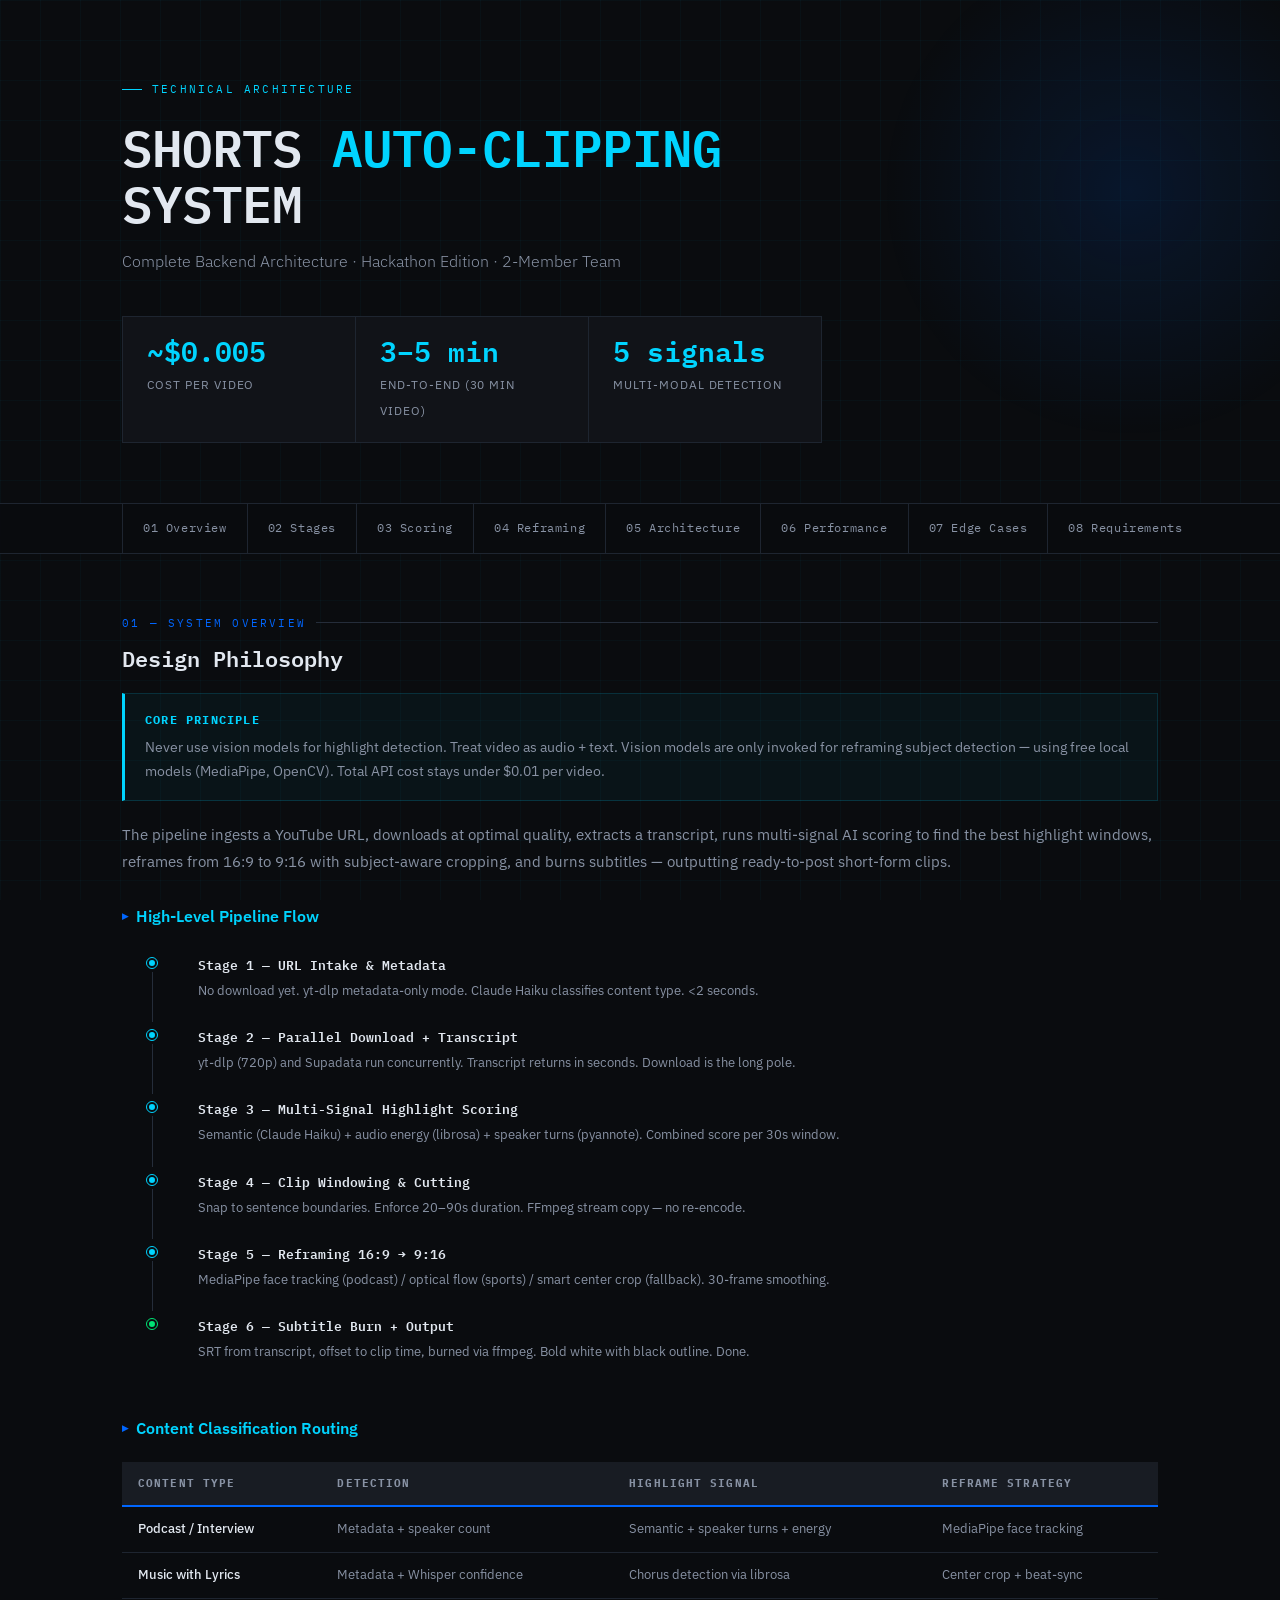
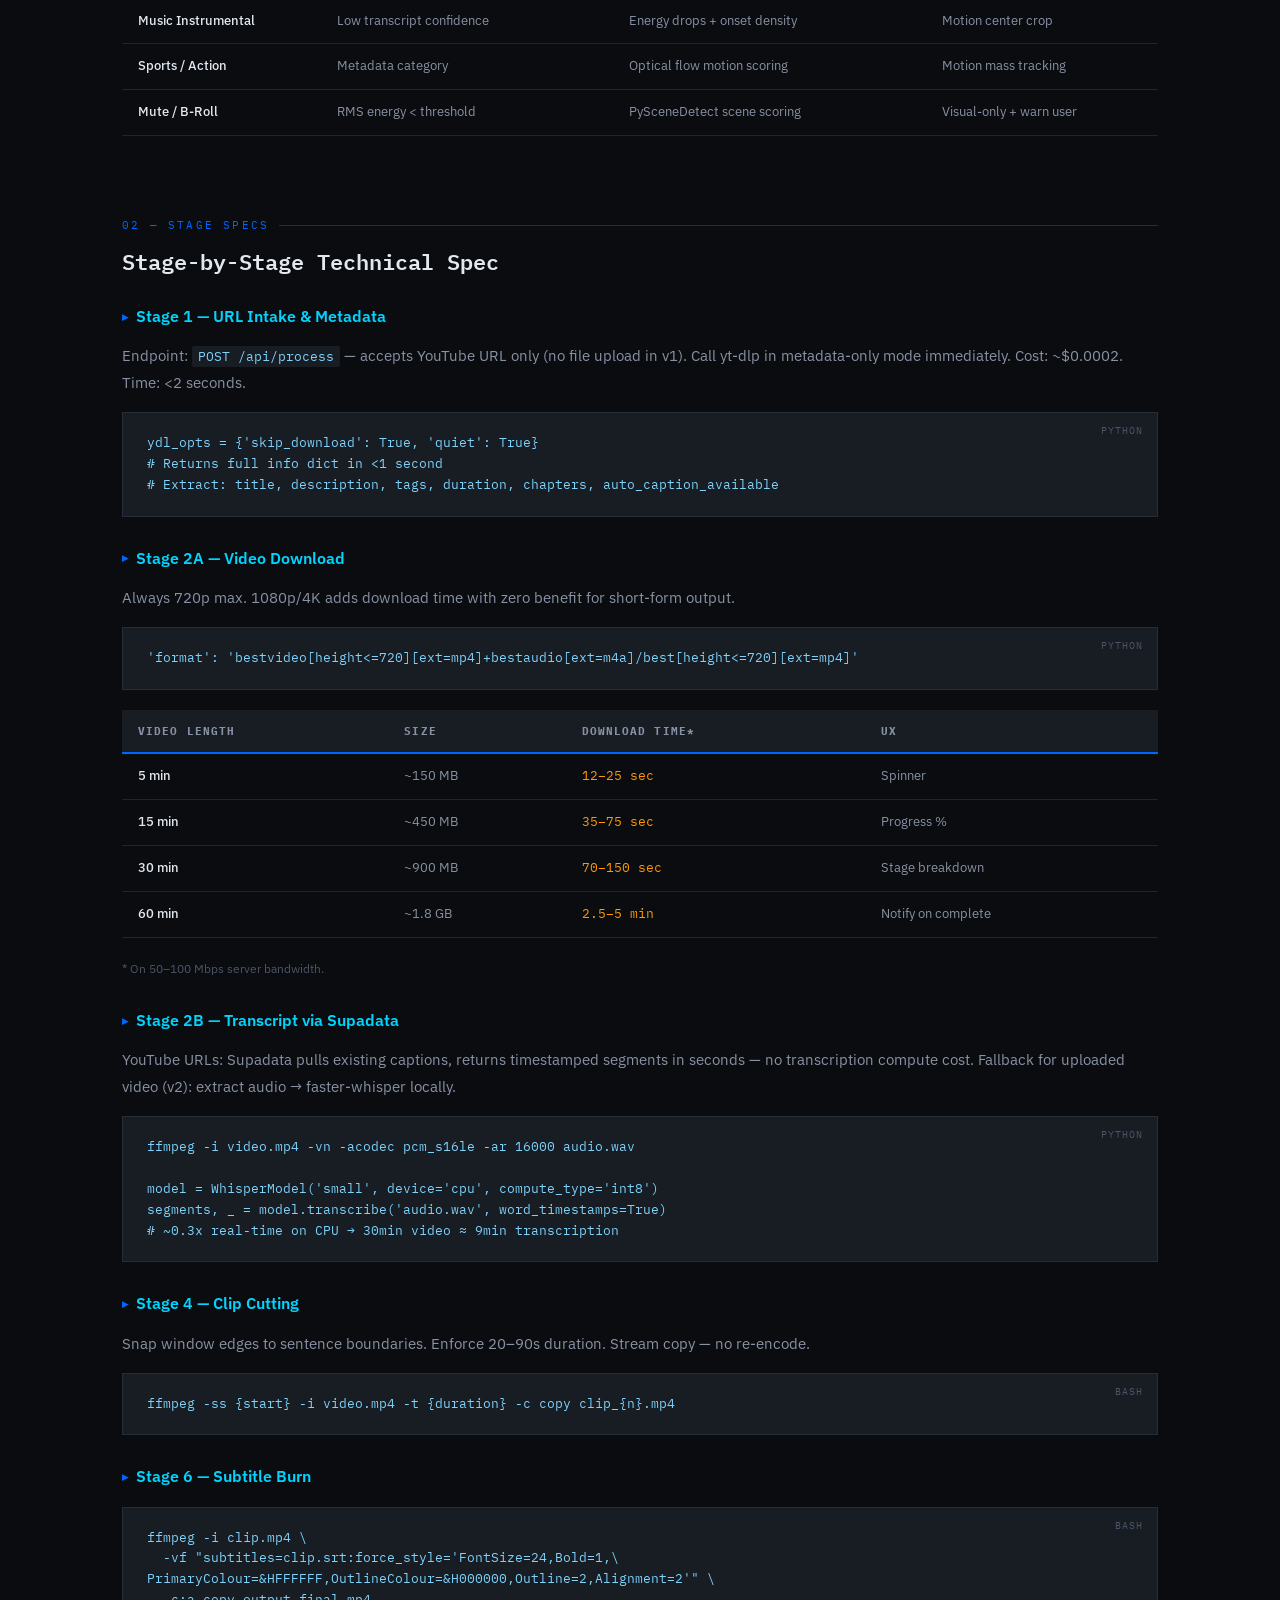
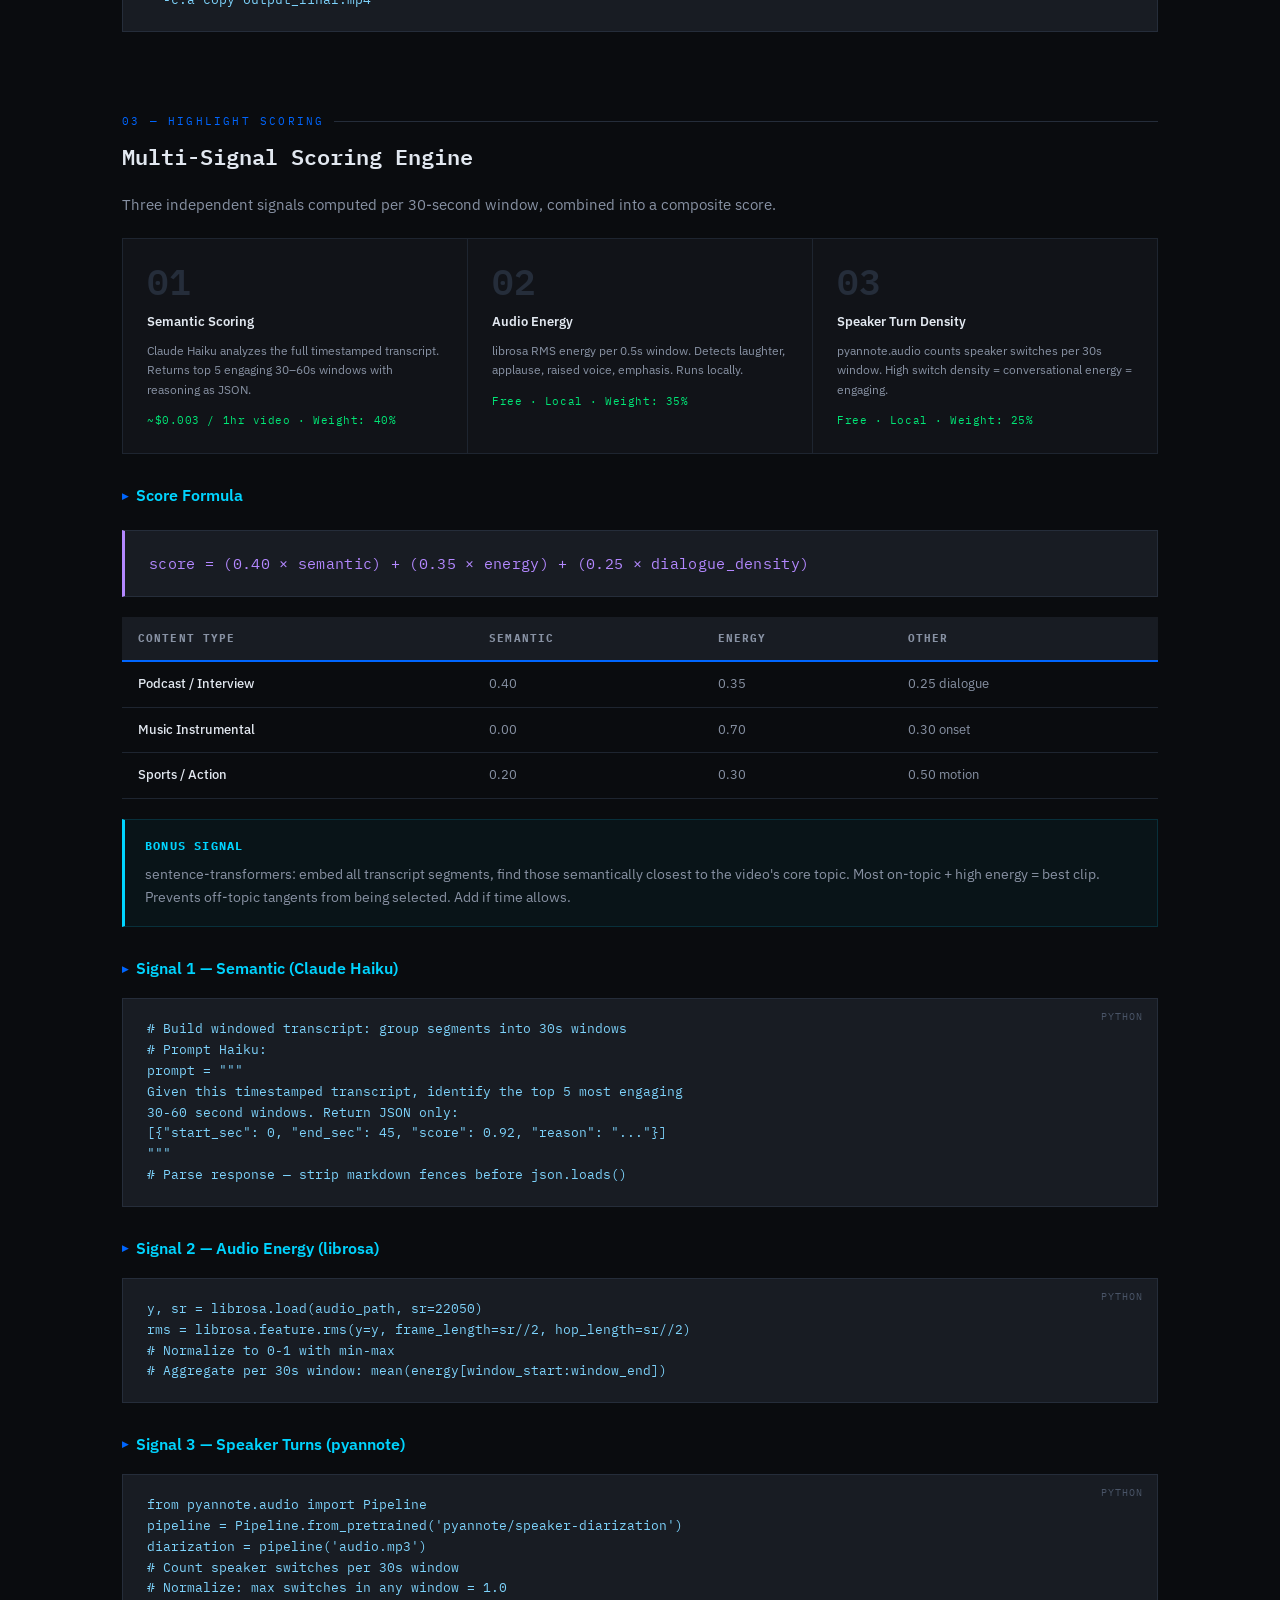
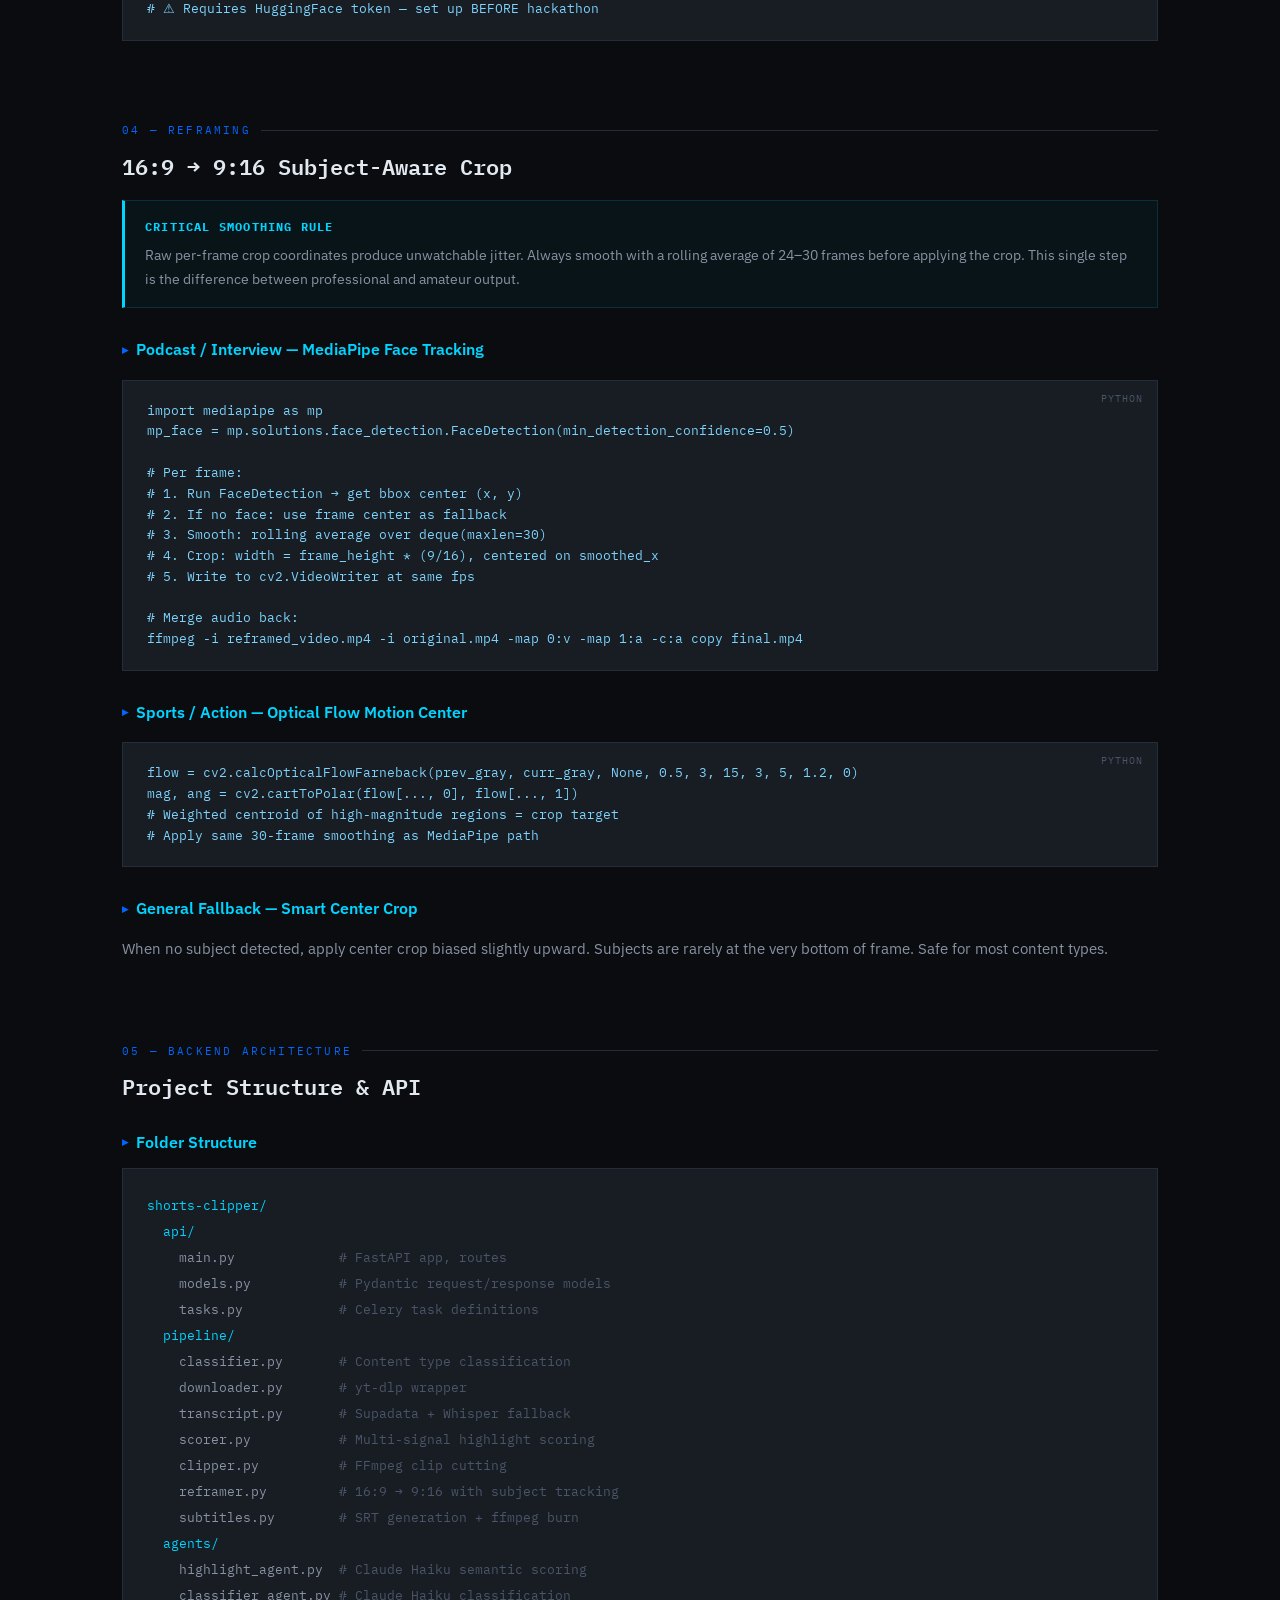
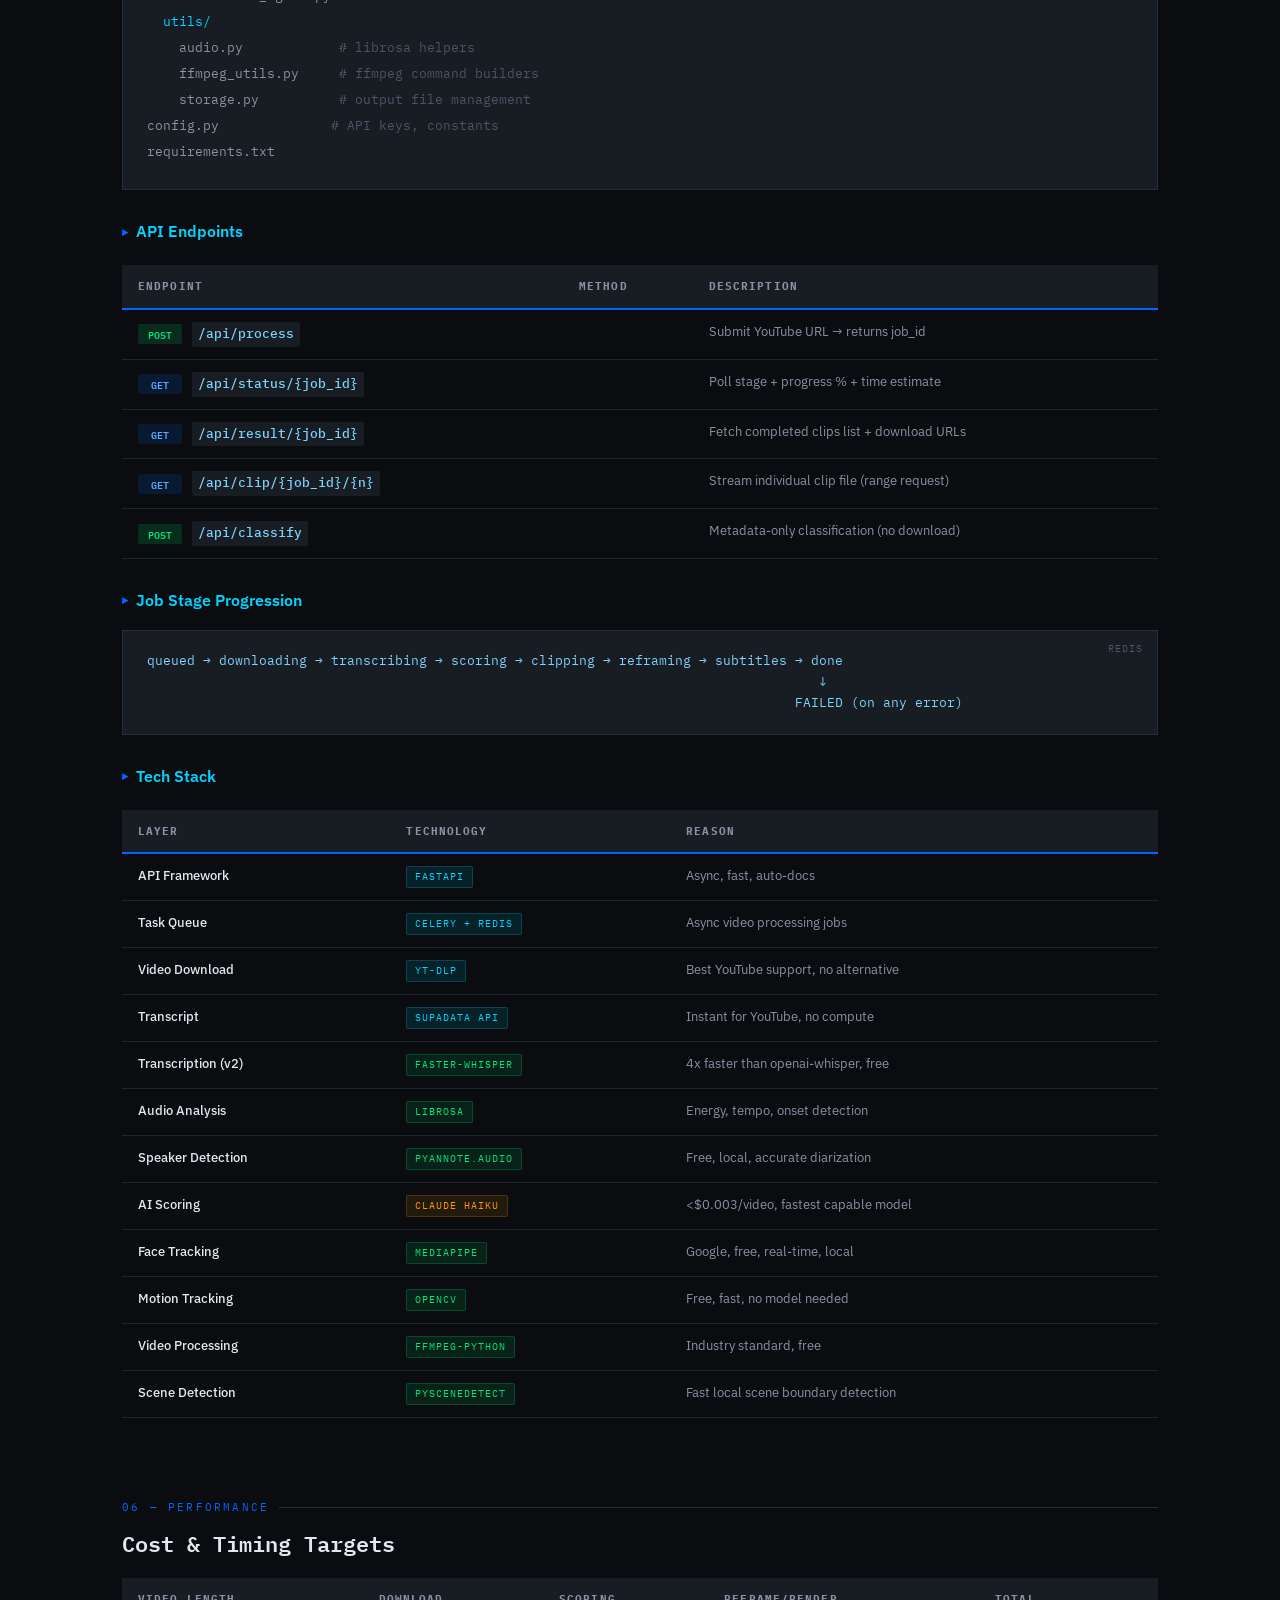
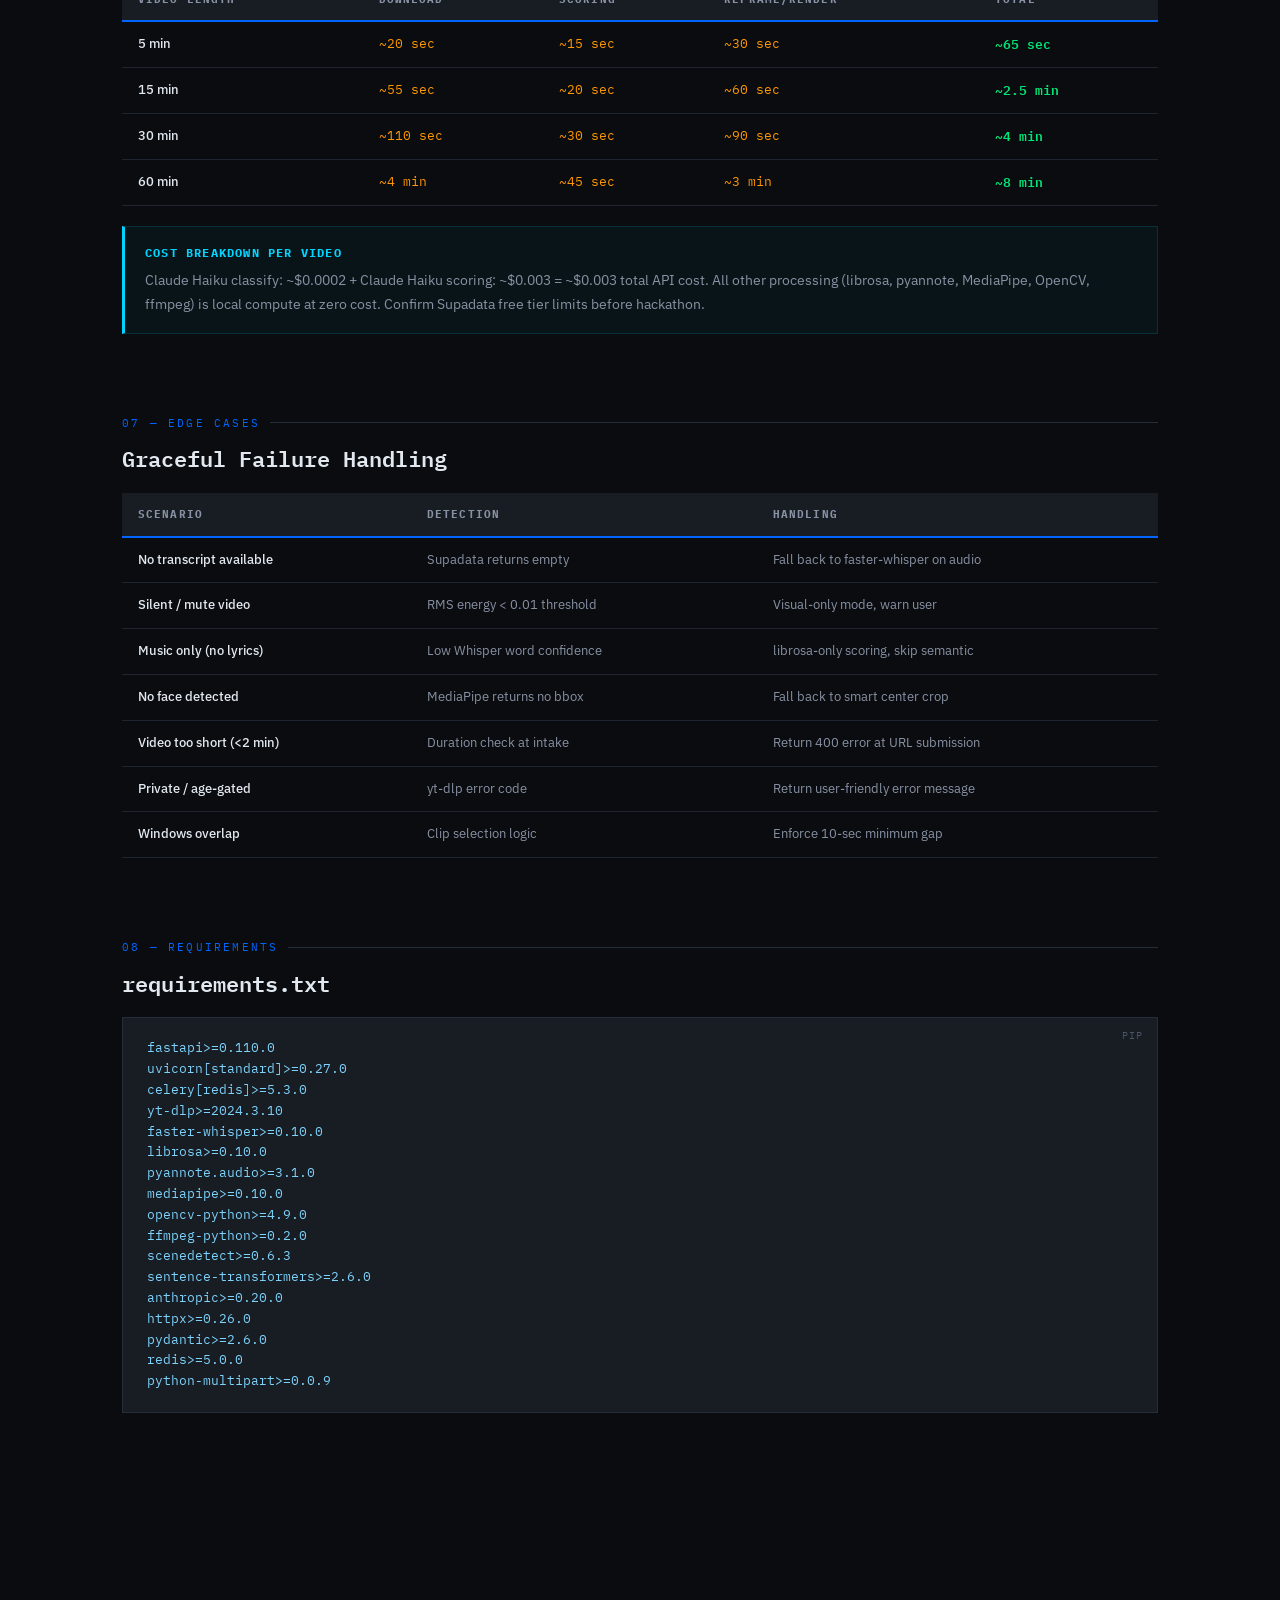
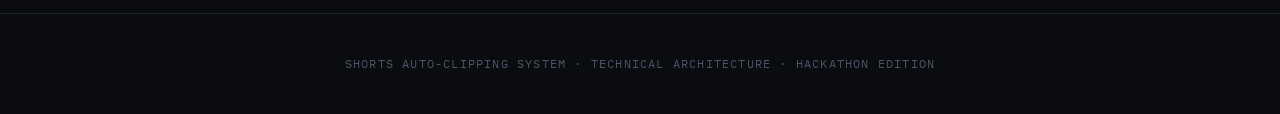
<file: shorts_full_plan.html>
<!DOCTYPE html>
<html lang="en">
<head>
<meta charset="UTF-8">
<meta name="viewport" content="width=device-width, initial-scale=1.0">
<title>Shorts Auto-Clipping — Technical Architecture</title>
<link rel="preconnect" href="https://fonts.googleapis.com">
<link href="https://fonts.googleapis.com/css2?family=IBM+Plex+Mono:wght@400;500;600&family=IBM+Plex+Sans:wght@300;400;500;600;700&display=swap" rel="stylesheet">
<style>
  :root {
    --bg: #0a0c0f;
    --surface: #111318;
    --surface2: #181c23;
    --border: #1e2530;
    --border2: #252d3a;
    --accent: #00d4ff;
    --accent2: #0066ff;
    --green: #00e676;
    --orange: #ff9800;
    --purple: #b388ff;
    --red: #ff5252;
    --text: #e2e8f0;
    --text2: #8892a4;
    --text3: #4a5568;
    --mono: 'IBM Plex Mono', monospace;
    --sans: 'IBM Plex Sans', sans-serif;
  }

  * { margin: 0; padding: 0; box-sizing: border-box; }

  html { scroll-behavior: smooth; }

  body {
    background: var(--bg);
    color: var(--text);
    font-family: var(--sans);
    font-size: 15px;
    line-height: 1.7;
    min-height: 100vh;
  }

  /* GRID BACKGROUND */
  body::before {
    content: '';
    position: fixed;
    inset: 0;
    background-image:
      linear-gradient(rgba(0,212,255,0.03) 1px, transparent 1px),
      linear-gradient(90deg, rgba(0,212,255,0.03) 1px, transparent 1px);
    background-size: 40px 40px;
    pointer-events: none;
    z-index: 0;
  }

  .container {
    max-width: 1100px;
    margin: 0 auto;
    padding: 0 32px;
    position: relative;
    z-index: 1;
  }

  /* HEADER */
  header {
    padding: 80px 0 60px;
    border-bottom: 1px solid var(--border);
    position: relative;
    overflow: hidden;
  }

  header::after {
    content: '';
    position: absolute;
    top: -60px; right: -100px;
    width: 500px; height: 500px;
    background: radial-gradient(circle, rgba(0,102,255,0.12) 0%, transparent 70%);
    pointer-events: none;
  }

  .tag {
    font-family: var(--mono);
    font-size: 11px;
    color: var(--accent);
    letter-spacing: 0.2em;
    text-transform: uppercase;
    margin-bottom: 20px;
    display: flex;
    align-items: center;
    gap: 10px;
  }

  .tag::before {
    content: '';
    display: inline-block;
    width: 20px; height: 1px;
    background: var(--accent);
  }

  h1.hero {
    font-family: var(--mono);
    font-size: clamp(28px, 4vw, 52px);
    font-weight: 600;
    line-height: 1.1;
    letter-spacing: -0.02em;
    color: var(--text);
    margin-bottom: 16px;
  }

  h1.hero span { color: var(--accent); }

  .hero-sub {
    font-size: 16px;
    color: var(--text2);
    margin-bottom: 40px;
    font-weight: 300;
  }

  .stat-row {
    display: grid;
    grid-template-columns: repeat(3, 1fr);
    gap: 1px;
    background: var(--border);
    border: 1px solid var(--border);
    margin-top: 40px;
    max-width: 700px;
  }

  .stat {
    background: var(--surface);
    padding: 20px 24px;
  }

  .stat-val {
    font-family: var(--mono);
    font-size: 28px;
    font-weight: 600;
    color: var(--accent);
    display: block;
    line-height: 1;
    margin-bottom: 6px;
  }

  .stat-label {
    font-size: 12px;
    color: var(--text2);
    text-transform: uppercase;
    letter-spacing: 0.08em;
  }

  /* NAV */
  nav {
    position: sticky;
    top: 0;
    background: rgba(10,12,15,0.95);
    backdrop-filter: blur(12px);
    border-bottom: 1px solid var(--border);
    z-index: 100;
    padding: 0;
  }

  nav .container {
    display: flex;
    gap: 0;
    overflow-x: auto;
    scrollbar-width: none;
  }

  nav a {
    font-family: var(--mono);
    font-size: 12px;
    color: var(--text2);
    text-decoration: none;
    padding: 14px 20px;
    border-right: 1px solid var(--border);
    white-space: nowrap;
    transition: all 0.2s;
    letter-spacing: 0.05em;
  }

  nav a:hover { color: var(--accent); background: rgba(0,212,255,0.04); }
  nav a:first-child { border-left: 1px solid var(--border); }

  /* MAIN */
  main { padding: 60px 0 120px; }

  section { margin-bottom: 80px; }

  /* SECTION HEADERS */
  .section-label {
    font-family: var(--mono);
    font-size: 11px;
    color: var(--accent2);
    letter-spacing: 0.2em;
    text-transform: uppercase;
    margin-bottom: 12px;
    display: flex;
    align-items: center;
    gap: 10px;
  }

  .section-label::after {
    content: '';
    flex: 1;
    height: 1px;
    background: var(--border2);
  }

  h2 {
    font-family: var(--mono);
    font-size: 22px;
    font-weight: 600;
    color: var(--text);
    margin-bottom: 20px;
    line-height: 1.3;
  }

  h3 {
    font-family: var(--sans);
    font-size: 16px;
    font-weight: 600;
    color: var(--accent);
    margin: 28px 0 12px;
    display: flex;
    align-items: center;
    gap: 8px;
  }

  h3::before {
    content: '▸';
    color: var(--accent2);
    font-size: 12px;
  }

  p { color: var(--text2); margin-bottom: 14px; line-height: 1.8; }

  /* CALLOUT */
  .callout {
    background: rgba(0,212,255,0.04);
    border: 1px solid rgba(0,212,255,0.15);
    border-left: 3px solid var(--accent);
    padding: 16px 20px;
    margin: 20px 0;
    font-size: 14px;
    color: var(--text2);
    line-height: 1.7;
  }

  .callout strong { color: var(--accent); font-family: var(--mono); font-size: 12px; letter-spacing: 0.1em; display: block; margin-bottom: 6px; }

  /* CODE */
  pre, code {
    font-family: var(--mono);
    font-size: 13px;
    background: var(--surface2);
    color: #7dd3fc;
  }

  pre {
    padding: 20px 24px;
    border: 1px solid var(--border2);
    overflow-x: auto;
    margin: 16px 0;
    line-height: 1.6;
    position: relative;
  }

  pre::before {
    content: attr(data-lang);
    position: absolute;
    top: 10px; right: 14px;
    font-size: 10px;
    color: var(--text3);
    letter-spacing: 0.1em;
    text-transform: uppercase;
  }

  code { padding: 2px 6px; border-radius: 2px; font-size: 13px; }

  /* TABLE */
  .table-wrap { overflow-x: auto; margin: 20px 0; }

  table {
    width: 100%;
    border-collapse: collapse;
    font-size: 13px;
  }

  thead tr { background: var(--surface2); border-bottom: 2px solid var(--accent2); }

  thead th {
    font-family: var(--mono);
    font-size: 11px;
    text-transform: uppercase;
    letter-spacing: 0.1em;
    color: var(--text2);
    padding: 12px 16px;
    text-align: left;
    white-space: nowrap;
  }

  tbody tr { border-bottom: 1px solid var(--border); transition: background 0.15s; }
  tbody tr:hover { background: rgba(255,255,255,0.02); }

  tbody td {
    padding: 12px 16px;
    color: var(--text2);
    vertical-align: top;
    line-height: 1.6;
  }

  tbody td:first-child { color: var(--text); font-weight: 500; }

  .badge {
    display: inline-block;
    font-family: var(--mono);
    font-size: 10px;
    letter-spacing: 0.1em;
    padding: 2px 8px;
    border-radius: 2px;
    text-transform: uppercase;
  }

  .badge-green { background: rgba(0,230,118,0.1); color: var(--green); border: 1px solid rgba(0,230,118,0.2); }
  .badge-blue { background: rgba(0,212,255,0.1); color: var(--accent); border: 1px solid rgba(0,212,255,0.2); }
  .badge-orange { background: rgba(255,152,0,0.1); color: var(--orange); border: 1px solid rgba(255,152,0,0.2); }

  /* FLOW */
  .flow {
    display: flex;
    flex-direction: column;
    gap: 0;
    margin: 24px 0;
  }

  .flow-item {
    display: grid;
    grid-template-columns: 60px 1fr;
    gap: 0;
  }

  .flow-line {
    display: flex;
    flex-direction: column;
    align-items: center;
  }

  .flow-dot {
    width: 10px; height: 10px;
    border-radius: 50%;
    background: var(--accent);
    border: 2px solid var(--bg);
    outline: 1px solid var(--accent);
    flex-shrink: 0;
    margin-top: 4px;
  }

  .flow-connector {
    flex: 1;
    width: 1px;
    background: var(--border2);
    margin: 4px 0;
    min-height: 24px;
  }

  .flow-content {
    padding: 0 0 24px 16px;
  }

  .flow-title {
    font-family: var(--mono);
    font-size: 13px;
    font-weight: 600;
    color: var(--text);
    margin-bottom: 4px;
  }

  .flow-desc {
    font-size: 13px;
    color: var(--text2);
  }

  /* SIGNAL CARDS */
  .signal-grid {
    display: grid;
    grid-template-columns: repeat(3, 1fr);
    gap: 1px;
    background: var(--border);
    border: 1px solid var(--border);
    margin: 20px 0;
  }

  .signal-card {
    background: var(--surface);
    padding: 24px;
  }

  .signal-num {
    font-family: var(--mono);
    font-size: 36px;
    font-weight: 600;
    color: var(--border2);
    line-height: 1;
    margin-bottom: 12px;
  }

  .signal-title {
    font-size: 13px;
    font-weight: 600;
    color: var(--text);
    margin-bottom: 8px;
  }

  .signal-desc {
    font-size: 12px;
    color: var(--text2);
    line-height: 1.6;
  }

  .signal-cost {
    margin-top: 12px;
    font-family: var(--mono);
    font-size: 11px;
    color: var(--green);
    letter-spacing: 0.05em;
  }

  /* FOLDER TREE */
  .tree {
    background: var(--surface2);
    border: 1px solid var(--border2);
    padding: 24px;
    font-family: var(--mono);
    font-size: 13px;
    line-height: 2;
  }

  .tree .dir { color: var(--accent); }
  .tree .file { color: var(--text2); }
  .tree .comment { color: var(--text3); }

  /* ENDPOINT TABLE */
  .endpoint { display: flex; align-items: center; gap: 10px; }
  .method {
    font-family: var(--mono);
    font-size: 10px;
    font-weight: 600;
    padding: 2px 8px;
    border-radius: 2px;
    min-width: 44px;
    text-align: center;
  }
  .method-post { background: rgba(0,230,118,0.15); color: var(--green); }
  .method-get { background: rgba(0,102,255,0.15); color: #60a5fa; }

  /* SCORE FORMULA */
  .formula {
    background: var(--surface2);
    border: 1px solid var(--border2);
    border-left: 3px solid var(--purple);
    padding: 20px 24px;
    font-family: var(--mono);
    font-size: 15px;
    color: var(--purple);
    margin: 20px 0;
    letter-spacing: 0.02em;
  }

  /* PERF TABLE */
  .perf-val { color: var(--orange); font-family: var(--mono); font-size: 13px; }
  .perf-total { color: var(--green); font-family: var(--mono); font-size: 13px; font-weight: 600; }

  /* FOOTER */
  footer {
    border-top: 1px solid var(--border);
    padding: 40px 0;
    text-align: center;
    font-family: var(--mono);
    font-size: 12px;
    color: var(--text3);
    letter-spacing: 0.1em;
  }

  /* ANIMATIONS */
  @keyframes fadeUp {
    from { opacity: 0; transform: translateY(16px); }
    to { opacity: 1; transform: translateY(0); }
  }

  .animate { animation: fadeUp 0.5s ease forwards; }
  .animate:nth-child(2) { animation-delay: 0.05s; }
  .animate:nth-child(3) { animation-delay: 0.1s; }

  @media (max-width: 700px) {
    .stat-row { grid-template-columns: 1fr; }
    .signal-grid { grid-template-columns: 1fr; }
    .container { padding: 0 20px; }
    h1.hero { font-size: 26px; }
  }
</style>
</head>
<body>

<header>
  <div class="container">
    <div class="tag animate">Technical Architecture</div>
    <h1 class="hero animate">SHORTS <span>AUTO-CLIPPING</span><br>SYSTEM</h1>
    <p class="hero-sub animate">Complete Backend Architecture · Hackathon Edition · 2-Member Team</p>
    <div class="stat-row animate">
      <div class="stat">
        <span class="stat-val">~$0.005</span>
        <span class="stat-label">Cost per video</span>
      </div>
      <div class="stat">
        <span class="stat-val">3–5 min</span>
        <span class="stat-label">End-to-end (30 min video)</span>
      </div>
      <div class="stat">
        <span class="stat-val">5 signals</span>
        <span class="stat-label">Multi-modal detection</span>
      </div>
    </div>
  </div>
</header>

<nav>
  <div class="container">
    <a href="#overview">01 Overview</a>
    <a href="#stages">02 Stages</a>
    <a href="#scoring">03 Scoring</a>
    <a href="#reframing">04 Reframing</a>
    <a href="#architecture">05 Architecture</a>
    <a href="#performance">06 Performance</a>
    <a href="#edge-cases">07 Edge Cases</a>
    <a href="#requirements">08 Requirements</a>
  </div>
</nav>

<main>
<div class="container">

<!-- SECTION 1: OVERVIEW -->
<section id="overview">
  <div class="section-label">01 — System Overview</div>
  <h2>Design Philosophy</h2>
  <div class="callout">
    <strong>CORE PRINCIPLE</strong>
    Never use vision models for highlight detection. Treat video as audio + text. Vision models are only invoked for reframing subject detection — using free local models (MediaPipe, OpenCV). Total API cost stays under $0.01 per video.
  </div>

  <p>The pipeline ingests a YouTube URL, downloads at optimal quality, extracts a transcript, runs multi-signal AI scoring to find the best highlight windows, reframes from 16:9 to 9:16 with subject-aware cropping, and burns subtitles — outputting ready-to-post short-form clips.</p>

  <h3>High-Level Pipeline Flow</h3>
  <div class="flow">
    <div class="flow-item">
      <div class="flow-line"><div class="flow-dot"></div><div class="flow-connector"></div></div>
      <div class="flow-content">
        <div class="flow-title">Stage 1 — URL Intake & Metadata</div>
        <div class="flow-desc">No download yet. yt-dlp metadata-only mode. Claude Haiku classifies content type. &lt;2 seconds.</div>
      </div>
    </div>
    <div class="flow-item">
      <div class="flow-line"><div class="flow-dot"></div><div class="flow-connector"></div></div>
      <div class="flow-content">
        <div class="flow-title">Stage 2 — Parallel Download + Transcript</div>
        <div class="flow-desc">yt-dlp (720p) and Supadata run concurrently. Transcript returns in seconds. Download is the long pole.</div>
      </div>
    </div>
    <div class="flow-item">
      <div class="flow-line"><div class="flow-dot"></div><div class="flow-connector"></div></div>
      <div class="flow-content">
        <div class="flow-title">Stage 3 — Multi-Signal Highlight Scoring</div>
        <div class="flow-desc">Semantic (Claude Haiku) + audio energy (librosa) + speaker turns (pyannote). Combined score per 30s window.</div>
      </div>
    </div>
    <div class="flow-item">
      <div class="flow-line"><div class="flow-dot"></div><div class="flow-connector"></div></div>
      <div class="flow-content">
        <div class="flow-title">Stage 4 — Clip Windowing & Cutting</div>
        <div class="flow-desc">Snap to sentence boundaries. Enforce 20–90s duration. FFmpeg stream copy — no re-encode.</div>
      </div>
    </div>
    <div class="flow-item">
      <div class="flow-line"><div class="flow-dot"></div><div class="flow-connector"></div></div>
      <div class="flow-content">
        <div class="flow-title">Stage 5 — Reframing 16:9 → 9:16</div>
        <div class="flow-desc">MediaPipe face tracking (podcast) / optical flow (sports) / smart center crop (fallback). 30-frame smoothing.</div>
      </div>
    </div>
    <div class="flow-item">
      <div class="flow-line"><div class="flow-dot" style="background:var(--green); outline-color:var(--green)"></div><div class="flow-connector" style="background:transparent"></div></div>
      <div class="flow-content">
        <div class="flow-title">Stage 6 — Subtitle Burn + Output</div>
        <div class="flow-desc">SRT from transcript, offset to clip time, burned via ffmpeg. Bold white with black outline. Done.</div>
      </div>
    </div>
  </div>

  <h3>Content Classification Routing</h3>
  <div class="table-wrap">
    <table>
      <thead>
        <tr>
          <th>Content Type</th>
          <th>Detection</th>
          <th>Highlight Signal</th>
          <th>Reframe Strategy</th>
        </tr>
      </thead>
      <tbody>
        <tr><td>Podcast / Interview</td><td>Metadata + speaker count</td><td>Semantic + speaker turns + energy</td><td>MediaPipe face tracking</td></tr>
        <tr><td>Music with Lyrics</td><td>Metadata + Whisper confidence</td><td>Chorus detection via librosa</td><td>Center crop + beat-sync</td></tr>
        <tr><td>Music Instrumental</td><td>Low transcript confidence</td><td>Energy drops + onset density</td><td>Motion center crop</td></tr>
        <tr><td>Sports / Action</td><td>Metadata category</td><td>Optical flow motion scoring</td><td>Motion mass tracking</td></tr>
        <tr><td>Mute / B-Roll</td><td>RMS energy &lt; threshold</td><td>PySceneDetect scene scoring</td><td>Visual-only + warn user</td></tr>
      </tbody>
    </table>
  </div>
</section>

<!-- SECTION 2: STAGES -->
<section id="stages">
  <div class="section-label">02 — Stage Specs</div>
  <h2>Stage-by-Stage Technical Spec</h2>

  <h3>Stage 1 — URL Intake & Metadata</h3>
  <p>Endpoint: <code>POST /api/process</code> — accepts YouTube URL only (no file upload in v1). Call yt-dlp in metadata-only mode immediately. Cost: ~$0.0002. Time: &lt;2 seconds.</p>
  <pre data-lang="python">ydl_opts = {'skip_download': True, 'quiet': True}
# Returns full info dict in &lt;1 second
# Extract: title, description, tags, duration, chapters, auto_caption_available</pre>

  <h3>Stage 2A — Video Download</h3>
  <p>Always 720p max. 1080p/4K adds download time with zero benefit for short-form output.</p>
  <pre data-lang="python">'format': 'bestvideo[height&lt;=720][ext=mp4]+bestaudio[ext=m4a]/best[height&lt;=720][ext=mp4]'</pre>

  <div class="table-wrap">
    <table>
      <thead><tr><th>Video Length</th><th>Size</th><th>Download Time*</th><th>UX</th></tr></thead>
      <tbody>
        <tr><td>5 min</td><td>~150 MB</td><td class="perf-val">12–25 sec</td><td>Spinner</td></tr>
        <tr><td>15 min</td><td>~450 MB</td><td class="perf-val">35–75 sec</td><td>Progress %</td></tr>
        <tr><td>30 min</td><td>~900 MB</td><td class="perf-val">70–150 sec</td><td>Stage breakdown</td></tr>
        <tr><td>60 min</td><td>~1.8 GB</td><td class="perf-val">2.5–5 min</td><td>Notify on complete</td></tr>
      </tbody>
    </table>
  </div>
  <p style="font-size:12px; color:var(--text3)">* On 50–100 Mbps server bandwidth.</p>

  <h3>Stage 2B — Transcript via Supadata</h3>
  <p>YouTube URLs: Supadata pulls existing captions, returns timestamped segments in seconds — no transcription compute cost. Fallback for uploaded video (v2): extract audio → faster-whisper locally.</p>
  <pre data-lang="python">ffmpeg -i video.mp4 -vn -acodec pcm_s16le -ar 16000 audio.wav

model = WhisperModel('small', device='cpu', compute_type='int8')
segments, _ = model.transcribe('audio.wav', word_timestamps=True)
# ~0.3x real-time on CPU → 30min video ≈ 9min transcription</pre>

  <h3>Stage 4 — Clip Cutting</h3>
  <p>Snap window edges to sentence boundaries. Enforce 20–90s duration. Stream copy — no re-encode.</p>
  <pre data-lang="bash">ffmpeg -ss {start} -i video.mp4 -t {duration} -c copy clip_{n}.mp4</pre>

  <h3>Stage 6 — Subtitle Burn</h3>
  <pre data-lang="bash">ffmpeg -i clip.mp4 \
  -vf "subtitles=clip.srt:force_style='FontSize=24,Bold=1,\
PrimaryColour=&amp;HFFFFFF,OutlineColour=&amp;H000000,Outline=2,Alignment=2'" \
  -c:a copy output_final.mp4</pre>
</section>

<!-- SECTION 3: SCORING -->
<section id="scoring">
  <div class="section-label">03 — Highlight Scoring</div>
  <h2>Multi-Signal Scoring Engine</h2>
  <p>Three independent signals computed per 30-second window, combined into a composite score.</p>

  <div class="signal-grid">
    <div class="signal-card">
      <div class="signal-num">01</div>
      <div class="signal-title">Semantic Scoring</div>
      <div class="signal-desc">Claude Haiku analyzes the full timestamped transcript. Returns top 5 engaging 30–60s windows with reasoning as JSON.</div>
      <div class="signal-cost">~$0.003 / 1hr video · Weight: 40%</div>
    </div>
    <div class="signal-card">
      <div class="signal-num">02</div>
      <div class="signal-title">Audio Energy</div>
      <div class="signal-desc">librosa RMS energy per 0.5s window. Detects laughter, applause, raised voice, emphasis. Runs locally.</div>
      <div class="signal-cost">Free · Local · Weight: 35%</div>
    </div>
    <div class="signal-card">
      <div class="signal-num">03</div>
      <div class="signal-title">Speaker Turn Density</div>
      <div class="signal-desc">pyannote.audio counts speaker switches per 30s window. High switch density = conversational energy = engaging.</div>
      <div class="signal-cost">Free · Local · Weight: 25%</div>
    </div>
  </div>

  <h3>Score Formula</h3>
  <div class="formula">
    score = (0.40 × semantic) + (0.35 × energy) + (0.25 × dialogue_density)
  </div>

  <div class="table-wrap">
    <table>
      <thead><tr><th>Content Type</th><th>Semantic</th><th>Energy</th><th>Other</th></tr></thead>
      <tbody>
        <tr><td>Podcast / Interview</td><td>0.40</td><td>0.35</td><td>0.25 dialogue</td></tr>
        <tr><td>Music Instrumental</td><td>0.00</td><td>0.70</td><td>0.30 onset</td></tr>
        <tr><td>Sports / Action</td><td>0.20</td><td>0.30</td><td>0.50 motion</td></tr>
      </tbody>
    </table>
  </div>

  <div class="callout">
    <strong>BONUS SIGNAL</strong>
    sentence-transformers: embed all transcript segments, find those semantically closest to the video's core topic. Most on-topic + high energy = best clip. Prevents off-topic tangents from being selected. Add if time allows.
  </div>

  <h3>Signal 1 — Semantic (Claude Haiku)</h3>
  <pre data-lang="python"># Build windowed transcript: group segments into 30s windows
# Prompt Haiku:
prompt = """
Given this timestamped transcript, identify the top 5 most engaging
30-60 second windows. Return JSON only:
[{"start_sec": 0, "end_sec": 45, "score": 0.92, "reason": "..."}]
"""
# Parse response — strip markdown fences before json.loads()</pre>

  <h3>Signal 2 — Audio Energy (librosa)</h3>
  <pre data-lang="python">y, sr = librosa.load(audio_path, sr=22050)
rms = librosa.feature.rms(y=y, frame_length=sr//2, hop_length=sr//2)
# Normalize to 0-1 with min-max
# Aggregate per 30s window: mean(energy[window_start:window_end])</pre>

  <h3>Signal 3 — Speaker Turns (pyannote)</h3>
  <pre data-lang="python">from pyannote.audio import Pipeline
pipeline = Pipeline.from_pretrained('pyannote/speaker-diarization')
diarization = pipeline('audio.mp3')
# Count speaker switches per 30s window
# Normalize: max switches in any window = 1.0
# ⚠ Requires HuggingFace token — set up BEFORE hackathon</pre>
</section>

<!-- SECTION 4: REFRAMING -->
<section id="reframing">
  <div class="section-label">04 — Reframing</div>
  <h2>16:9 → 9:16 Subject-Aware Crop</h2>

  <div class="callout">
    <strong>CRITICAL SMOOTHING RULE</strong>
    Raw per-frame crop coordinates produce unwatchable jitter. Always smooth with a rolling average of 24–30 frames before applying the crop. This single step is the difference between professional and amateur output.
  </div>

  <h3>Podcast / Interview — MediaPipe Face Tracking</h3>
  <pre data-lang="python">import mediapipe as mp
mp_face = mp.solutions.face_detection.FaceDetection(min_detection_confidence=0.5)

# Per frame:
# 1. Run FaceDetection → get bbox center (x, y)
# 2. If no face: use frame center as fallback
# 3. Smooth: rolling average over deque(maxlen=30)
# 4. Crop: width = frame_height * (9/16), centered on smoothed_x
# 5. Write to cv2.VideoWriter at same fps

# Merge audio back:
ffmpeg -i reframed_video.mp4 -i original.mp4 -map 0:v -map 1:a -c:a copy final.mp4</pre>

  <h3>Sports / Action — Optical Flow Motion Center</h3>
  <pre data-lang="python">flow = cv2.calcOpticalFlowFarneback(prev_gray, curr_gray, None, 0.5, 3, 15, 3, 5, 1.2, 0)
mag, ang = cv2.cartToPolar(flow[..., 0], flow[..., 1])
# Weighted centroid of high-magnitude regions = crop target
# Apply same 30-frame smoothing as MediaPipe path</pre>

  <h3>General Fallback — Smart Center Crop</h3>
  <p>When no subject detected, apply center crop biased slightly upward. Subjects are rarely at the very bottom of frame. Safe for most content types.</p>
</section>

<!-- SECTION 5: ARCHITECTURE -->
<section id="architecture">
  <div class="section-label">05 — Backend Architecture</div>
  <h2>Project Structure & API</h2>

  <h3>Folder Structure</h3>
  <div class="tree">
    <div><span class="dir">shorts-clipper/</span></div>
    <div>&nbsp;&nbsp;<span class="dir">api/</span></div>
    <div>&nbsp;&nbsp;&nbsp;&nbsp;<span class="file">main.py</span>&nbsp;&nbsp;&nbsp;&nbsp;&nbsp;&nbsp;&nbsp;&nbsp;&nbsp;&nbsp;&nbsp;&nbsp;&nbsp;<span class="comment"># FastAPI app, routes</span></div>
    <div>&nbsp;&nbsp;&nbsp;&nbsp;<span class="file">models.py</span>&nbsp;&nbsp;&nbsp;&nbsp;&nbsp;&nbsp;&nbsp;&nbsp;&nbsp;&nbsp;&nbsp;<span class="comment"># Pydantic request/response models</span></div>
    <div>&nbsp;&nbsp;&nbsp;&nbsp;<span class="file">tasks.py</span>&nbsp;&nbsp;&nbsp;&nbsp;&nbsp;&nbsp;&nbsp;&nbsp;&nbsp;&nbsp;&nbsp;&nbsp;<span class="comment"># Celery task definitions</span></div>
    <div>&nbsp;&nbsp;<span class="dir">pipeline/</span></div>
    <div>&nbsp;&nbsp;&nbsp;&nbsp;<span class="file">classifier.py</span>&nbsp;&nbsp;&nbsp;&nbsp;&nbsp;&nbsp;&nbsp;<span class="comment"># Content type classification</span></div>
    <div>&nbsp;&nbsp;&nbsp;&nbsp;<span class="file">downloader.py</span>&nbsp;&nbsp;&nbsp;&nbsp;&nbsp;&nbsp;&nbsp;<span class="comment"># yt-dlp wrapper</span></div>
    <div>&nbsp;&nbsp;&nbsp;&nbsp;<span class="file">transcript.py</span>&nbsp;&nbsp;&nbsp;&nbsp;&nbsp;&nbsp;&nbsp;<span class="comment"># Supadata + Whisper fallback</span></div>
    <div>&nbsp;&nbsp;&nbsp;&nbsp;<span class="file">scorer.py</span>&nbsp;&nbsp;&nbsp;&nbsp;&nbsp;&nbsp;&nbsp;&nbsp;&nbsp;&nbsp;&nbsp;<span class="comment"># Multi-signal highlight scoring</span></div>
    <div>&nbsp;&nbsp;&nbsp;&nbsp;<span class="file">clipper.py</span>&nbsp;&nbsp;&nbsp;&nbsp;&nbsp;&nbsp;&nbsp;&nbsp;&nbsp;&nbsp;<span class="comment"># FFmpeg clip cutting</span></div>
    <div>&nbsp;&nbsp;&nbsp;&nbsp;<span class="file">reframer.py</span>&nbsp;&nbsp;&nbsp;&nbsp;&nbsp;&nbsp;&nbsp;&nbsp;&nbsp;<span class="comment"># 16:9 → 9:16 with subject tracking</span></div>
    <div>&nbsp;&nbsp;&nbsp;&nbsp;<span class="file">subtitles.py</span>&nbsp;&nbsp;&nbsp;&nbsp;&nbsp;&nbsp;&nbsp;&nbsp;<span class="comment"># SRT generation + ffmpeg burn</span></div>
    <div>&nbsp;&nbsp;<span class="dir">agents/</span></div>
    <div>&nbsp;&nbsp;&nbsp;&nbsp;<span class="file">highlight_agent.py</span>&nbsp;&nbsp;<span class="comment"># Claude Haiku semantic scoring</span></div>
    <div>&nbsp;&nbsp;&nbsp;&nbsp;<span class="file">classifier_agent.py</span>&nbsp;<span class="comment"># Claude Haiku classification</span></div>
    <div>&nbsp;&nbsp;<span class="dir">utils/</span></div>
    <div>&nbsp;&nbsp;&nbsp;&nbsp;<span class="file">audio.py</span>&nbsp;&nbsp;&nbsp;&nbsp;&nbsp;&nbsp;&nbsp;&nbsp;&nbsp;&nbsp;&nbsp;&nbsp;<span class="comment"># librosa helpers</span></div>
    <div>&nbsp;&nbsp;&nbsp;&nbsp;<span class="file">ffmpeg_utils.py</span>&nbsp;&nbsp;&nbsp;&nbsp;&nbsp;<span class="comment"># ffmpeg command builders</span></div>
    <div>&nbsp;&nbsp;&nbsp;&nbsp;<span class="file">storage.py</span>&nbsp;&nbsp;&nbsp;&nbsp;&nbsp;&nbsp;&nbsp;&nbsp;&nbsp;&nbsp;<span class="comment"># output file management</span></div>
    <div><span class="file">config.py</span>&nbsp;&nbsp;&nbsp;&nbsp;&nbsp;&nbsp;&nbsp;&nbsp;&nbsp;&nbsp;&nbsp;&nbsp;&nbsp;&nbsp;<span class="comment"># API keys, constants</span></div>
    <div><span class="file">requirements.txt</span></div>
  </div>

  <h3>API Endpoints</h3>
  <div class="table-wrap">
    <table>
      <thead><tr><th>Endpoint</th><th>Method</th><th>Description</th></tr></thead>
      <tbody>
        <tr>
          <td><div class="endpoint"><span class="method method-post">POST</span><code>/api/process</code></div></td>
          <td></td>
          <td>Submit YouTube URL → returns job_id</td>
        </tr>
        <tr>
          <td><div class="endpoint"><span class="method method-get">GET</span><code>/api/status/{job_id}</code></div></td>
          <td></td>
          <td>Poll stage + progress % + time estimate</td>
        </tr>
        <tr>
          <td><div class="endpoint"><span class="method method-get">GET</span><code>/api/result/{job_id}</code></div></td>
          <td></td>
          <td>Fetch completed clips list + download URLs</td>
        </tr>
        <tr>
          <td><div class="endpoint"><span class="method method-get">GET</span><code>/api/clip/{job_id}/{n}</code></div></td>
          <td></td>
          <td>Stream individual clip file (range request)</td>
        </tr>
        <tr>
          <td><div class="endpoint"><span class="method method-post">POST</span><code>/api/classify</code></div></td>
          <td></td>
          <td>Metadata-only classification (no download)</td>
        </tr>
      </tbody>
    </table>
  </div>

  <h3>Job Stage Progression</h3>
  <pre data-lang="redis">queued → downloading → transcribing → scoring → clipping → reframing → subtitles → done
                                                                                    ↓
                                                                                 FAILED (on any error)</pre>

  <h3>Tech Stack</h3>
  <div class="table-wrap">
    <table>
      <thead><tr><th>Layer</th><th>Technology</th><th>Reason</th></tr></thead>
      <tbody>
        <tr><td>API Framework</td><td><span class="badge badge-blue">FastAPI</span></td><td>Async, fast, auto-docs</td></tr>
        <tr><td>Task Queue</td><td><span class="badge badge-blue">Celery + Redis</span></td><td>Async video processing jobs</td></tr>
        <tr><td>Video Download</td><td><span class="badge badge-blue">yt-dlp</span></td><td>Best YouTube support, no alternative</td></tr>
        <tr><td>Transcript</td><td><span class="badge badge-blue">Supadata API</span></td><td>Instant for YouTube, no compute</td></tr>
        <tr><td>Transcription (v2)</td><td><span class="badge badge-green">faster-whisper</span></td><td>4x faster than openai-whisper, free</td></tr>
        <tr><td>Audio Analysis</td><td><span class="badge badge-green">librosa</span></td><td>Energy, tempo, onset detection</td></tr>
        <tr><td>Speaker Detection</td><td><span class="badge badge-green">pyannote.audio</span></td><td>Free, local, accurate diarization</td></tr>
        <tr><td>AI Scoring</td><td><span class="badge badge-orange">Claude Haiku</span></td><td>&lt;$0.003/video, fastest capable model</td></tr>
        <tr><td>Face Tracking</td><td><span class="badge badge-green">MediaPipe</span></td><td>Google, free, real-time, local</td></tr>
        <tr><td>Motion Tracking</td><td><span class="badge badge-green">OpenCV</span></td><td>Free, fast, no model needed</td></tr>
        <tr><td>Video Processing</td><td><span class="badge badge-green">ffmpeg-python</span></td><td>Industry standard, free</td></tr>
        <tr><td>Scene Detection</td><td><span class="badge badge-green">PySceneDetect</span></td><td>Fast local scene boundary detection</td></tr>
      </tbody>
    </table>
  </div>
</section>

<!-- SECTION 6: PERFORMANCE -->
<section id="performance">
  <div class="section-label">06 — Performance</div>
  <h2>Cost & Timing Targets</h2>

  <div class="table-wrap">
    <table>
      <thead><tr><th>Video Length</th><th>Download</th><th>Scoring</th><th>Reframe/Render</th><th>Total</th></tr></thead>
      <tbody>
        <tr><td>5 min</td><td class="perf-val">~20 sec</td><td class="perf-val">~15 sec</td><td class="perf-val">~30 sec</td><td class="perf-total">~65 sec</td></tr>
        <tr><td>15 min</td><td class="perf-val">~55 sec</td><td class="perf-val">~20 sec</td><td class="perf-val">~60 sec</td><td class="perf-total">~2.5 min</td></tr>
        <tr><td>30 min</td><td class="perf-val">~110 sec</td><td class="perf-val">~30 sec</td><td class="perf-val">~90 sec</td><td class="perf-total">~4 min</td></tr>
        <tr><td>60 min</td><td class="perf-val">~4 min</td><td class="perf-val">~45 sec</td><td class="perf-val">~3 min</td><td class="perf-total">~8 min</td></tr>
      </tbody>
    </table>
  </div>

  <div class="callout">
    <strong>COST BREAKDOWN PER VIDEO</strong>
    Claude Haiku classify: ~$0.0002 + Claude Haiku scoring: ~$0.003 = ~$0.003 total API cost. All other processing (librosa, pyannote, MediaPipe, OpenCV, ffmpeg) is local compute at zero cost. Confirm Supadata free tier limits before hackathon.
  </div>
</section>

<!-- SECTION 7: EDGE CASES -->
<section id="edge-cases">
  <div class="section-label">07 — Edge Cases</div>
  <h2>Graceful Failure Handling</h2>

  <div class="table-wrap">
    <table>
      <thead><tr><th>Scenario</th><th>Detection</th><th>Handling</th></tr></thead>
      <tbody>
        <tr><td>No transcript available</td><td>Supadata returns empty</td><td>Fall back to faster-whisper on audio</td></tr>
        <tr><td>Silent / mute video</td><td>RMS energy &lt; 0.01 threshold</td><td>Visual-only mode, warn user</td></tr>
        <tr><td>Music only (no lyrics)</td><td>Low Whisper word confidence</td><td>librosa-only scoring, skip semantic</td></tr>
        <tr><td>No face detected</td><td>MediaPipe returns no bbox</td><td>Fall back to smart center crop</td></tr>
        <tr><td>Video too short (&lt;2 min)</td><td>Duration check at intake</td><td>Return 400 error at URL submission</td></tr>
        <tr><td>Private / age-gated</td><td>yt-dlp error code</td><td>Return user-friendly error message</td></tr>
        <tr><td>Windows overlap</td><td>Clip selection logic</td><td>Enforce 10-sec minimum gap</td></tr>
      </tbody>
    </table>
  </div>
</section>

<!-- SECTION 8: REQUIREMENTS -->
<section id="requirements">
  <div class="section-label">08 — Requirements</div>
  <h2>requirements.txt</h2>
  <pre data-lang="pip">fastapi>=0.110.0
uvicorn[standard]>=0.27.0
celery[redis]>=5.3.0
yt-dlp>=2024.3.10
faster-whisper>=0.10.0
librosa>=0.10.0
pyannote.audio>=3.1.0
mediapipe>=0.10.0
opencv-python>=4.9.0
ffmpeg-python>=0.2.0
scenedetect>=0.6.3
sentence-transformers>=2.6.0
anthropic>=0.20.0
httpx>=0.26.0
pydantic>=2.6.0
redis>=5.0.0
python-multipart>=0.0.9</pre>
</section>

</div>
</main>

<footer>
  <div class="container">
    SHORTS AUTO-CLIPPING SYSTEM · TECHNICAL ARCHITECTURE · HACKATHON EDITION
  </div>
</footer>

</body>
</html>
</file>
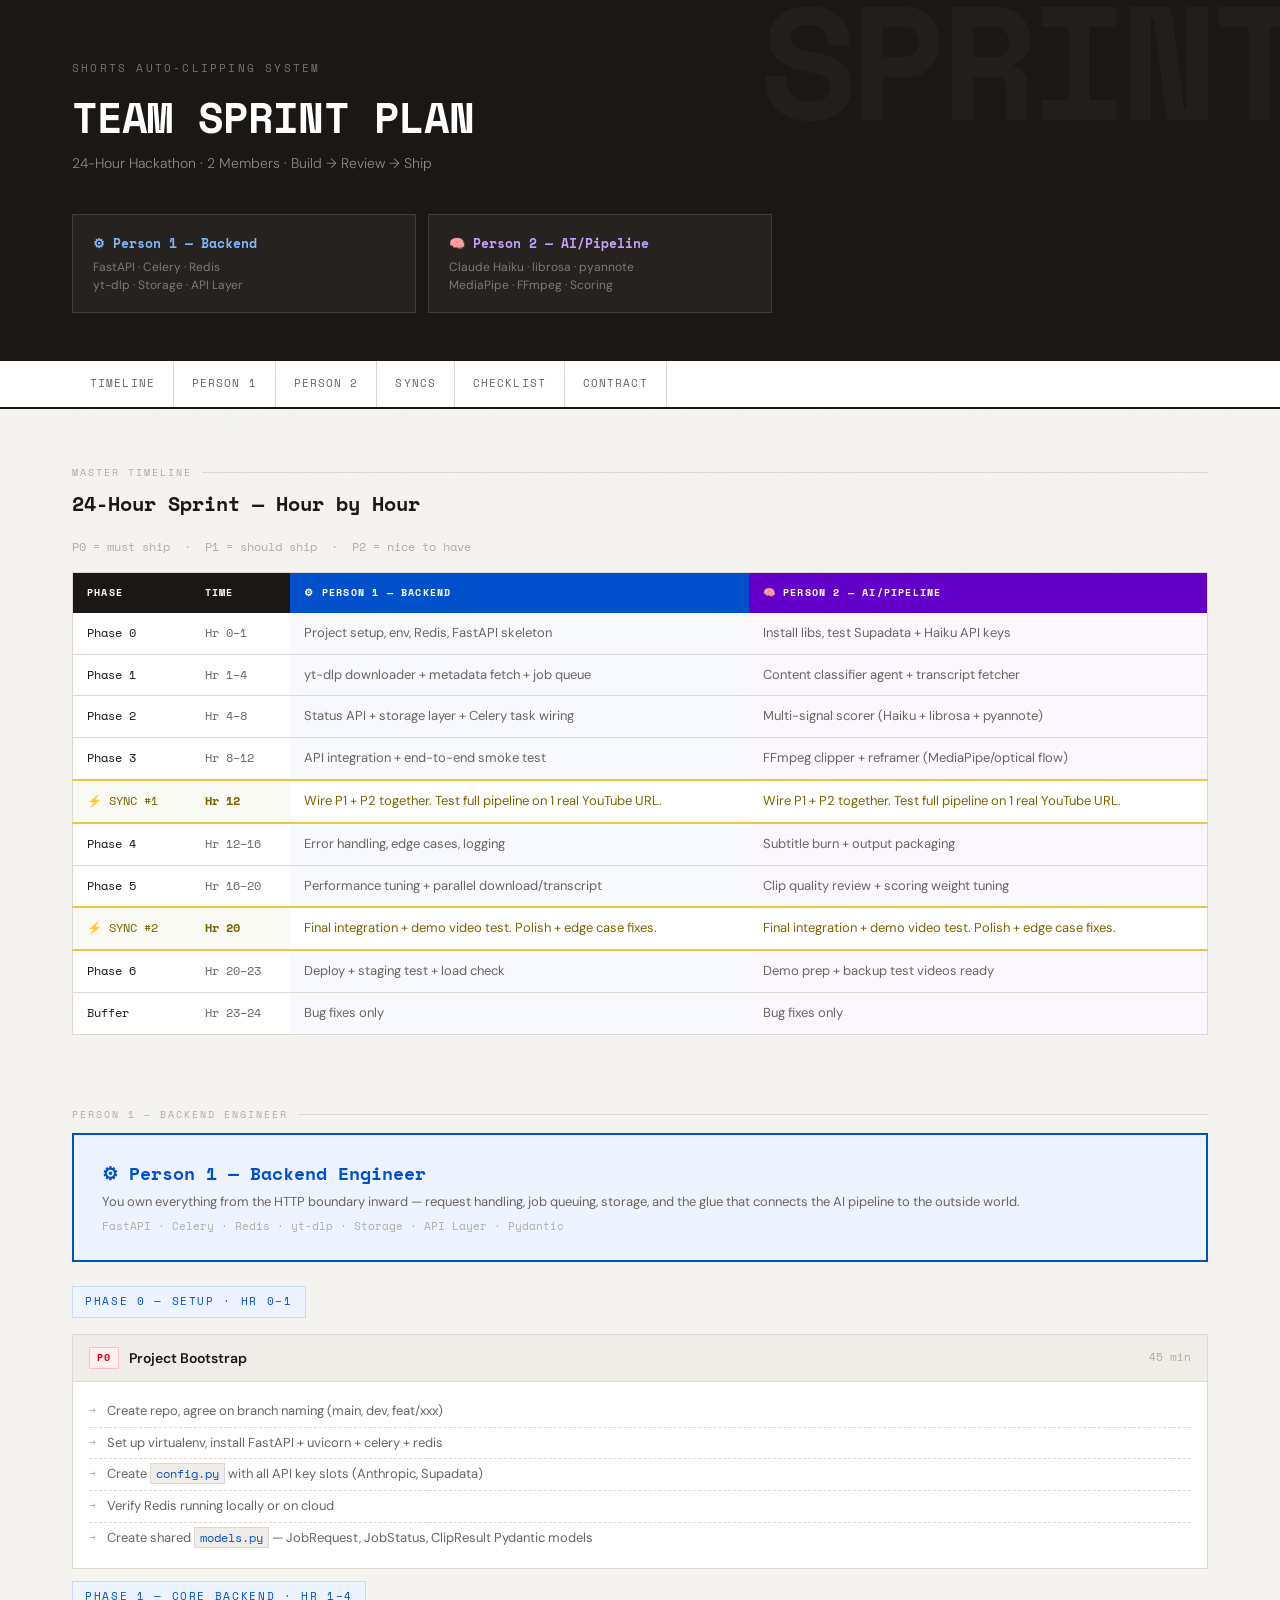
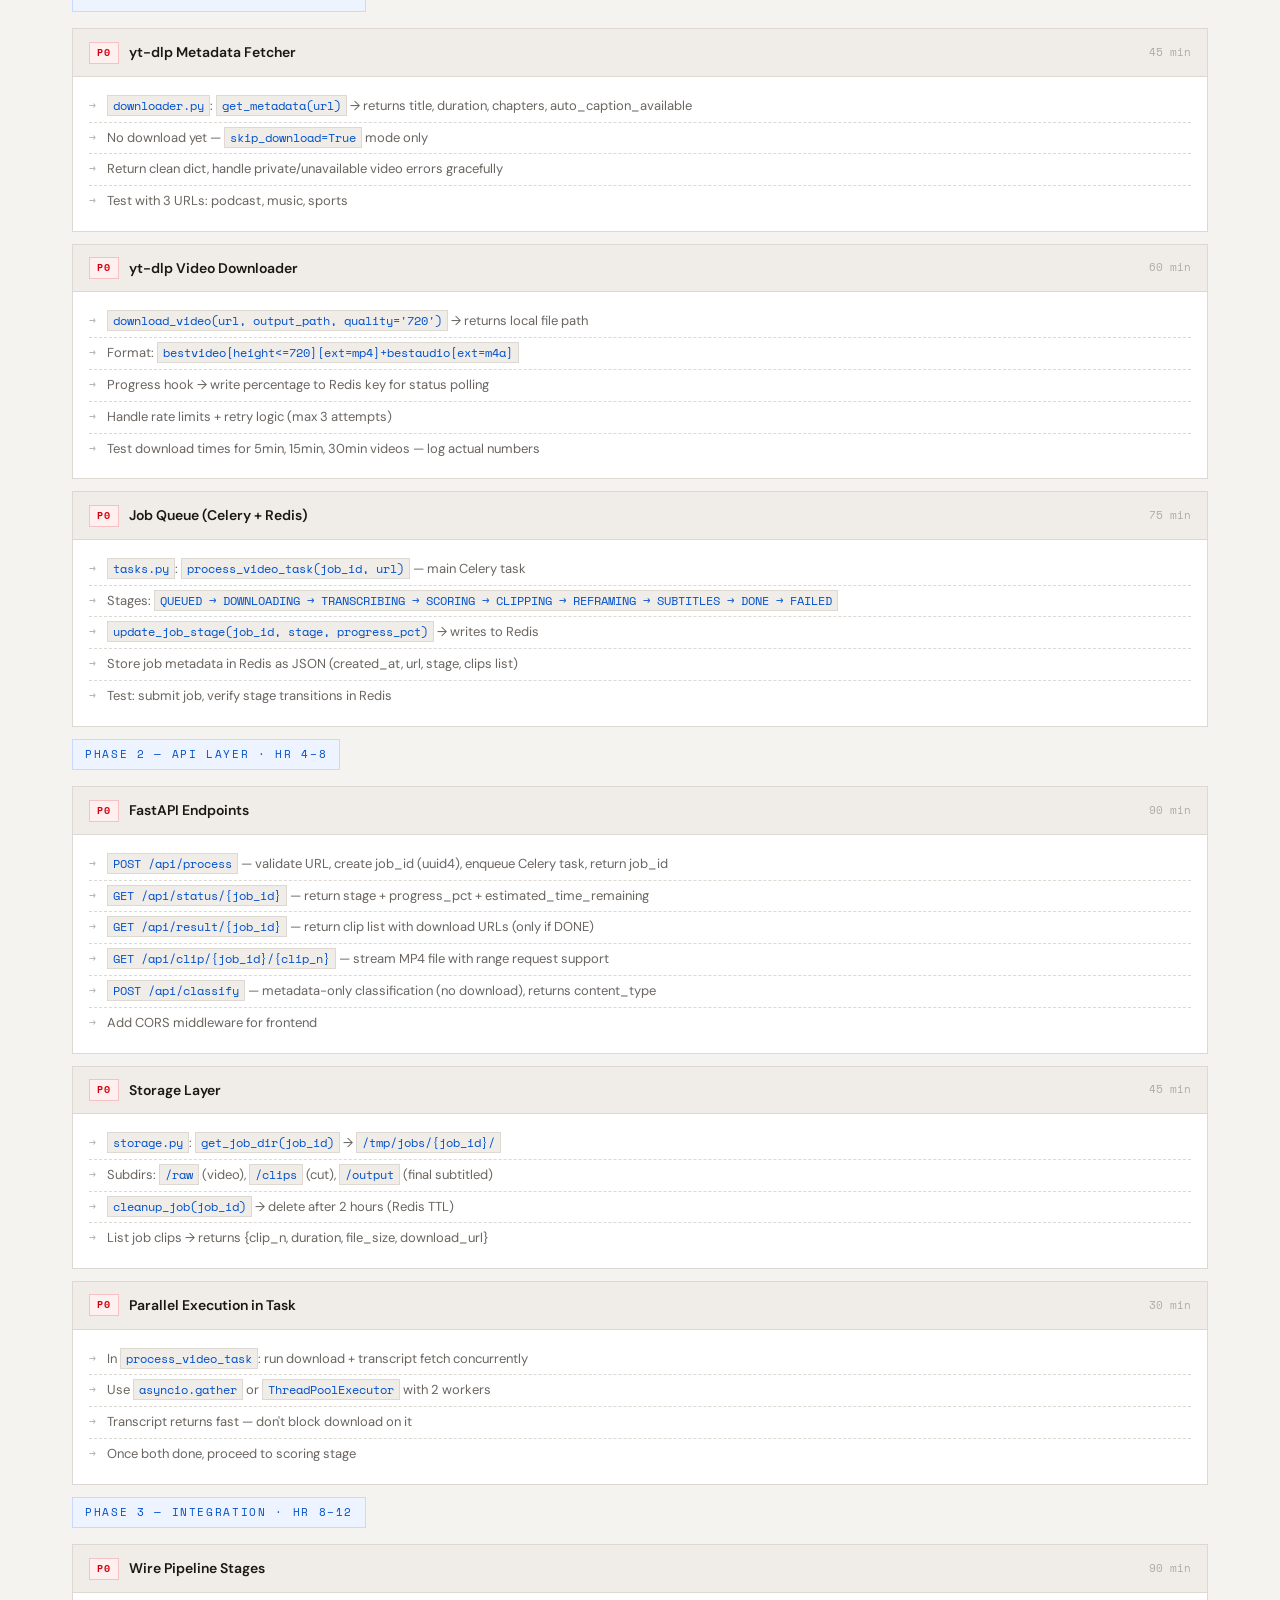
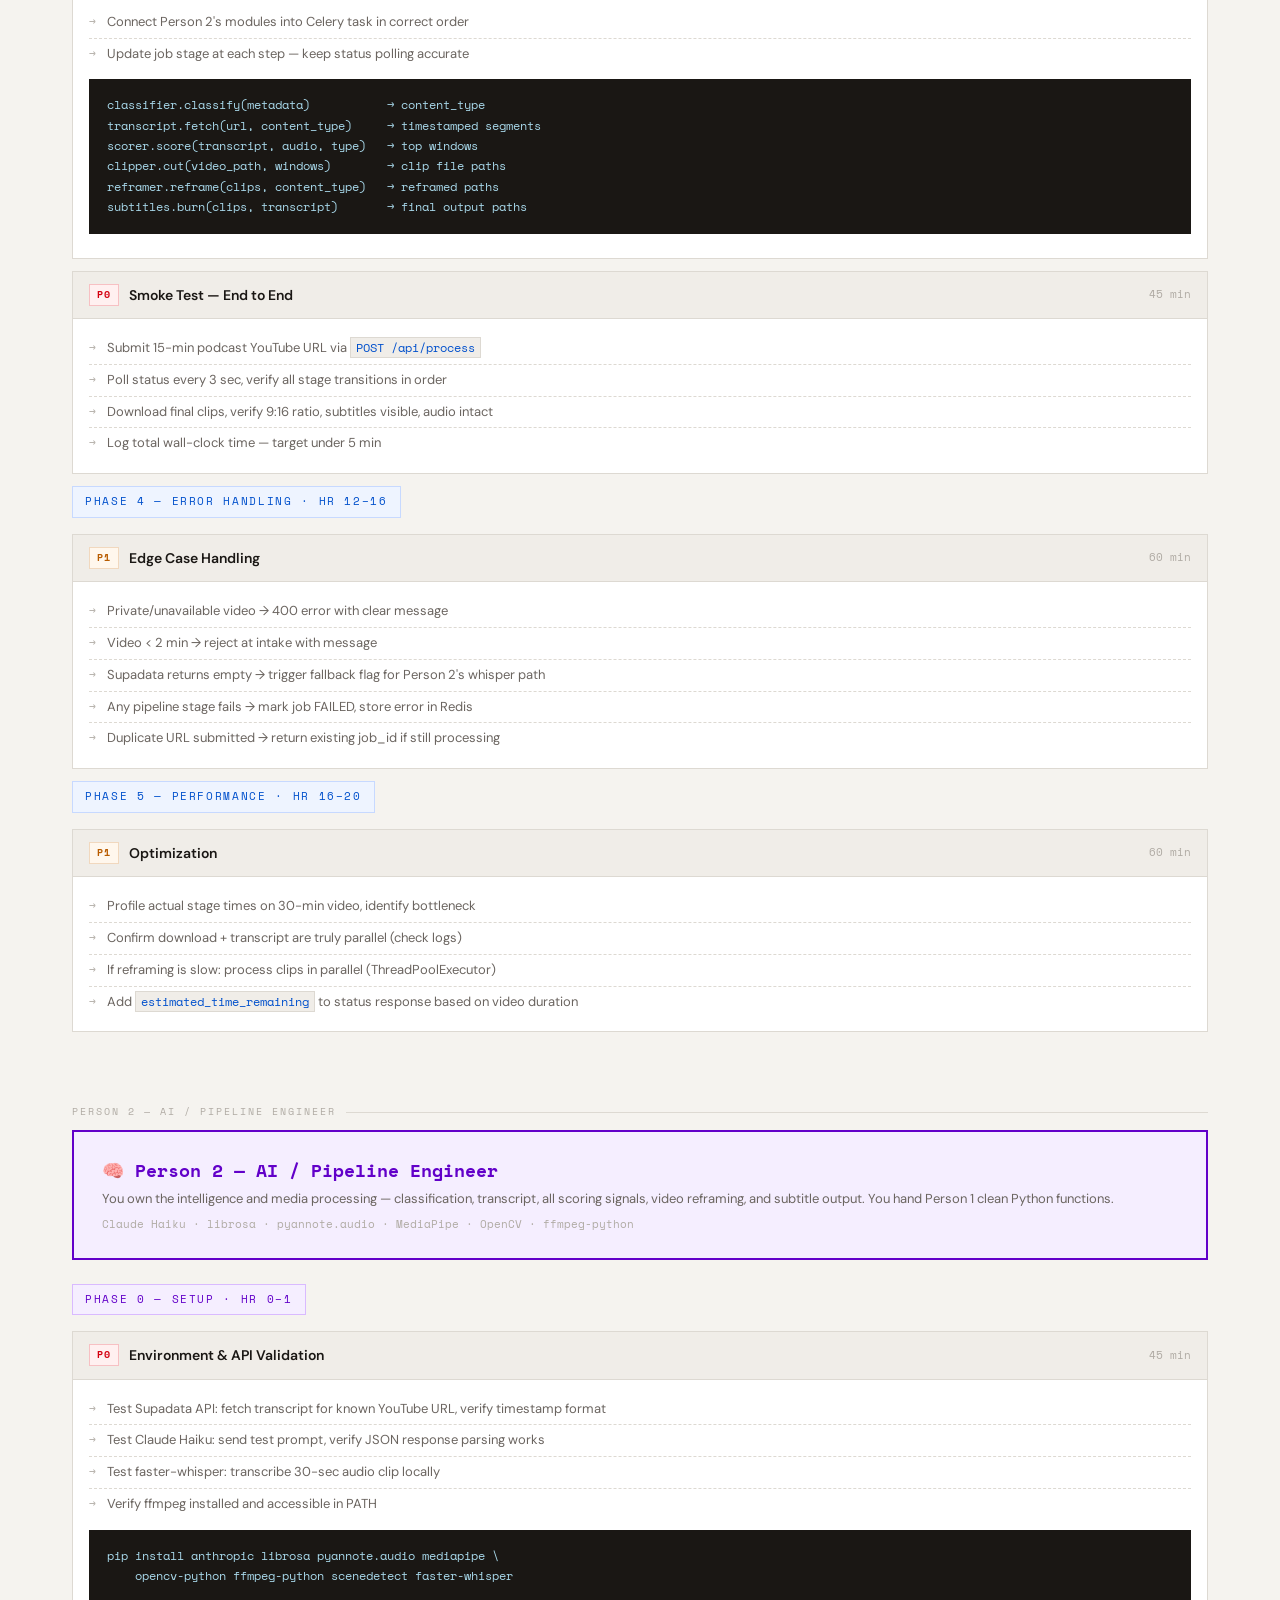
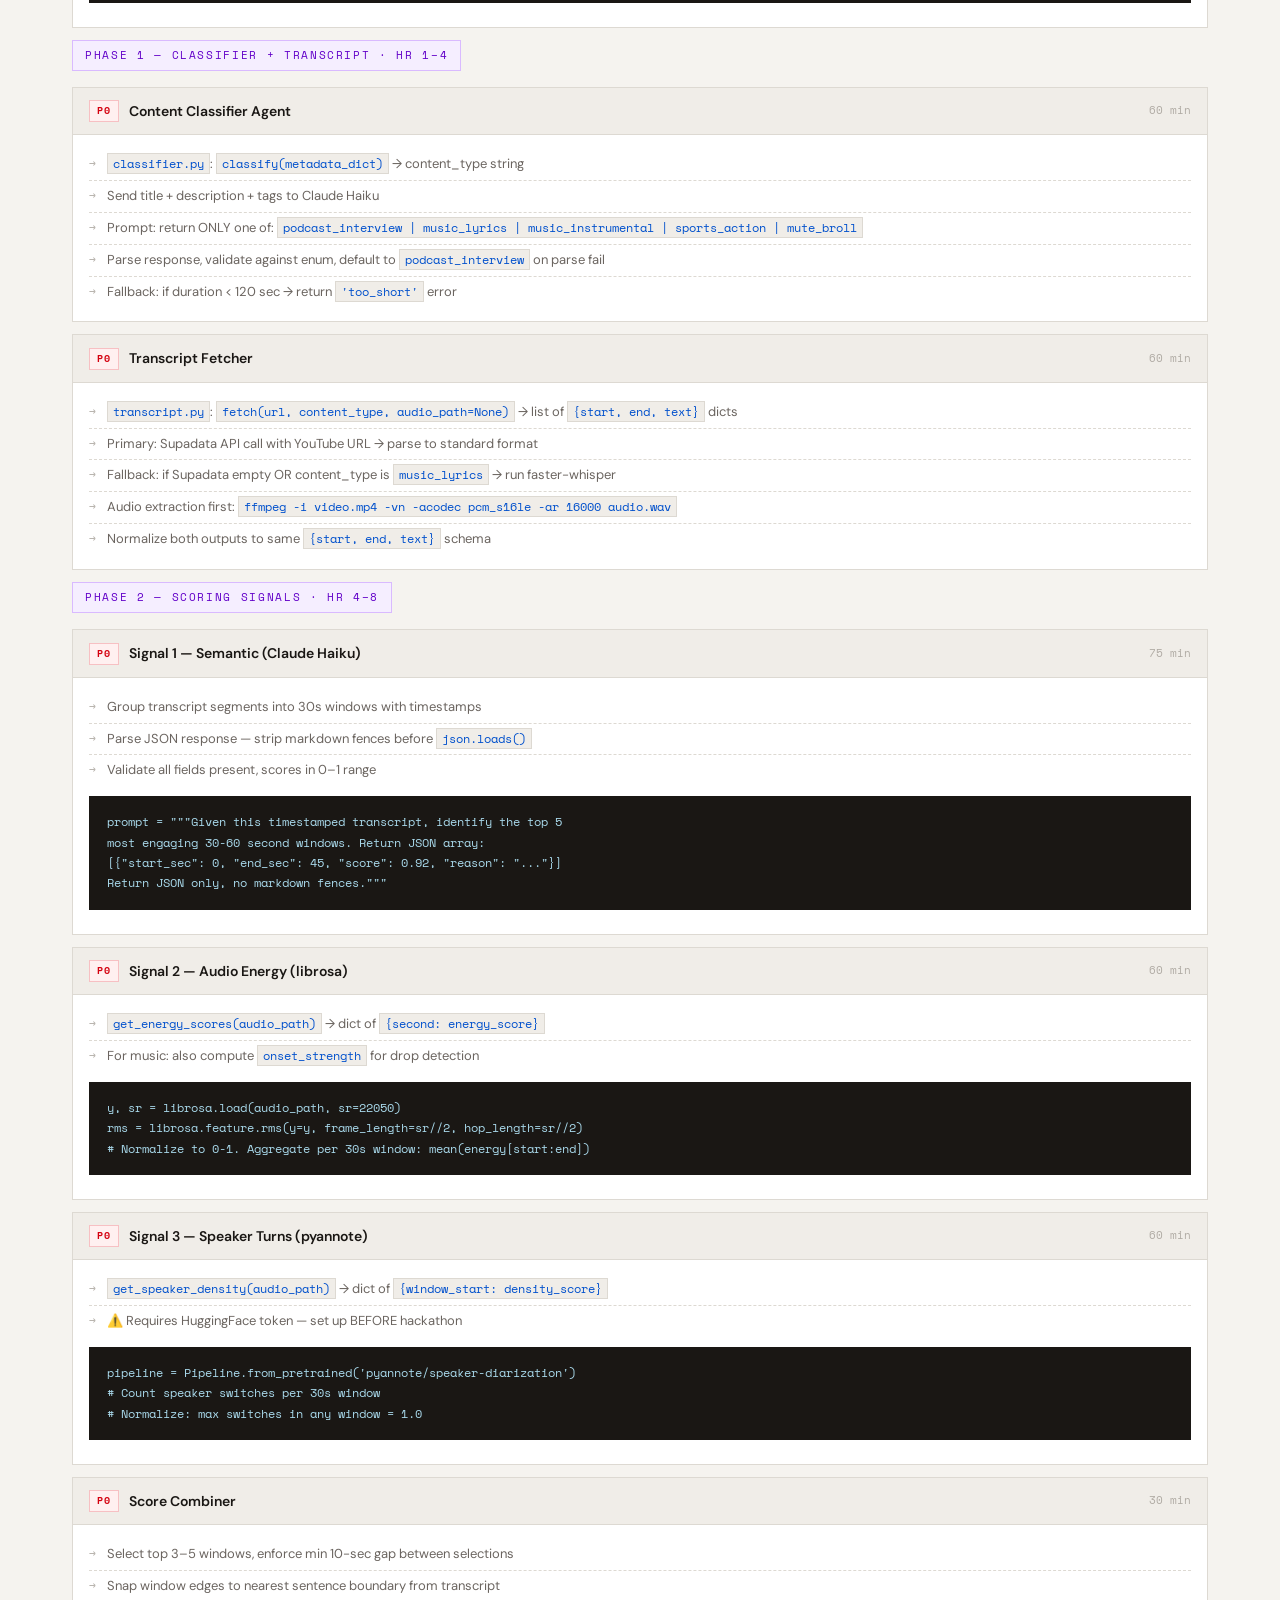
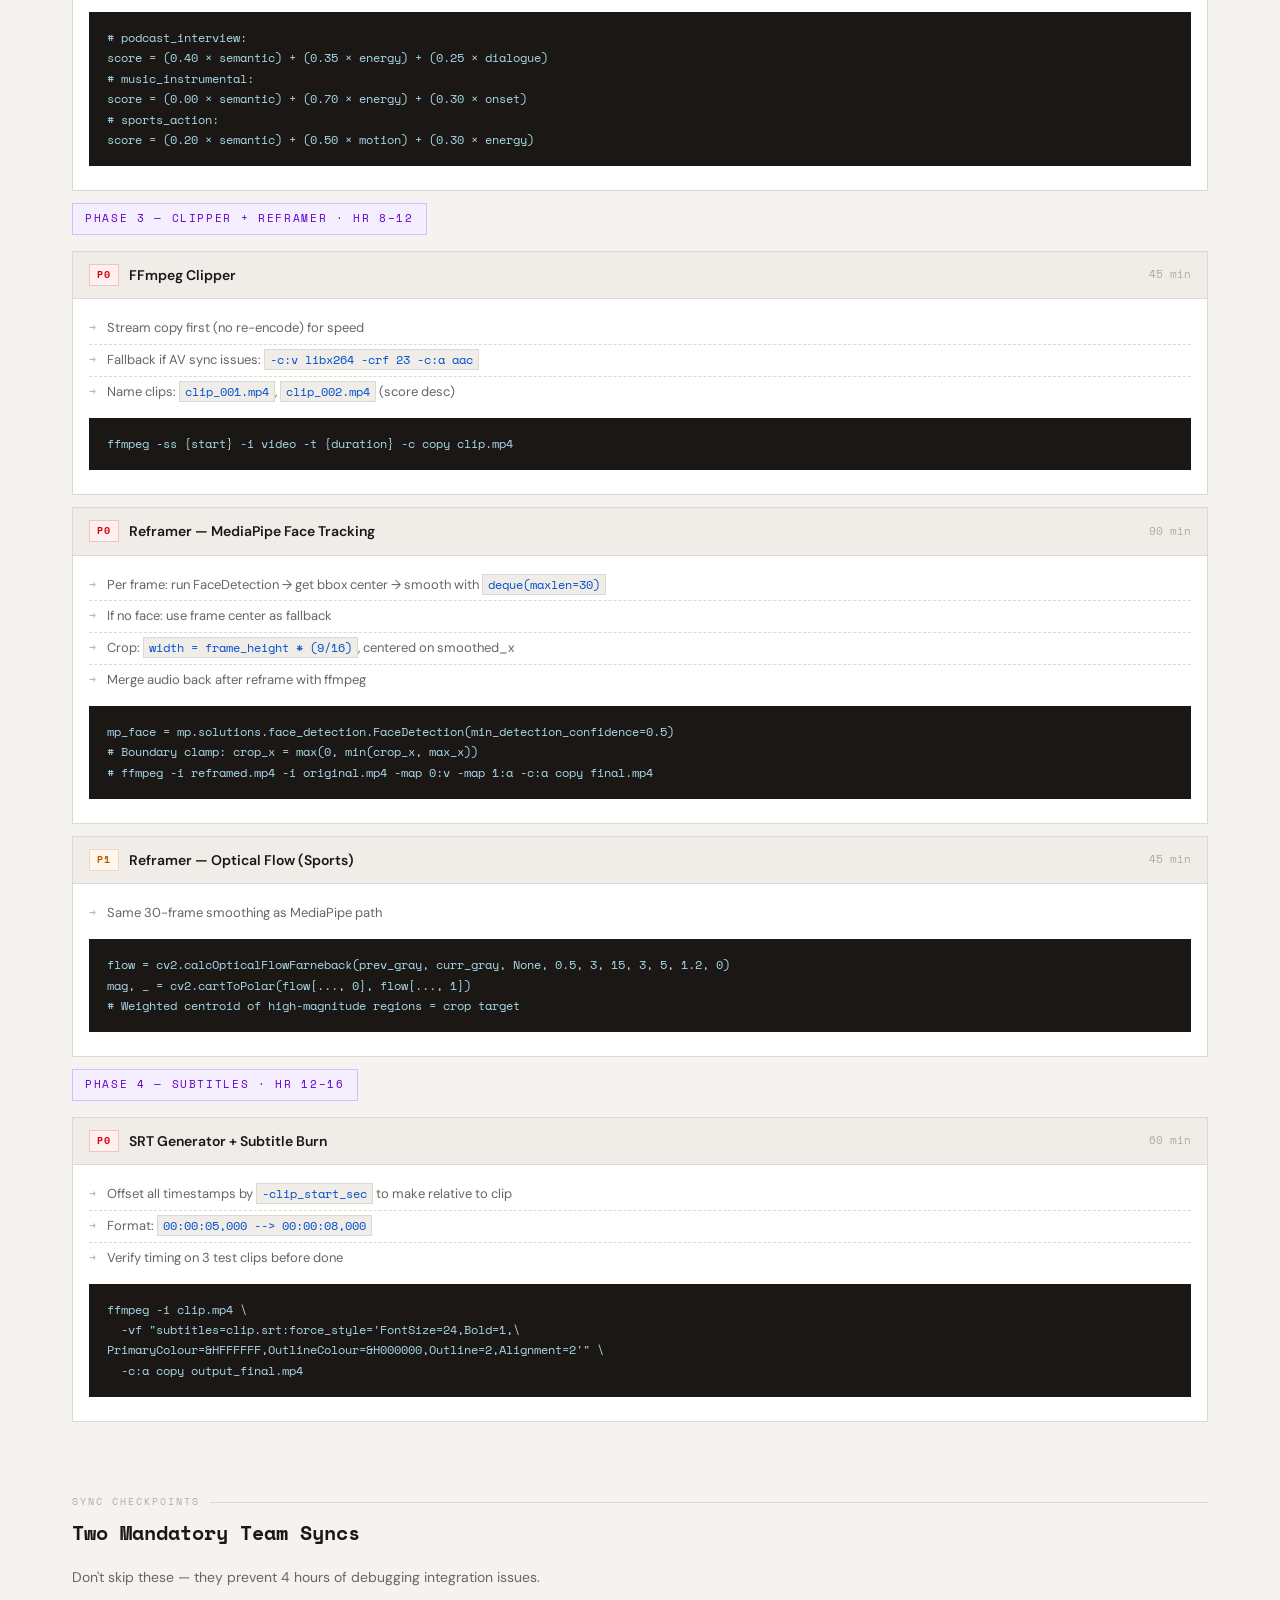
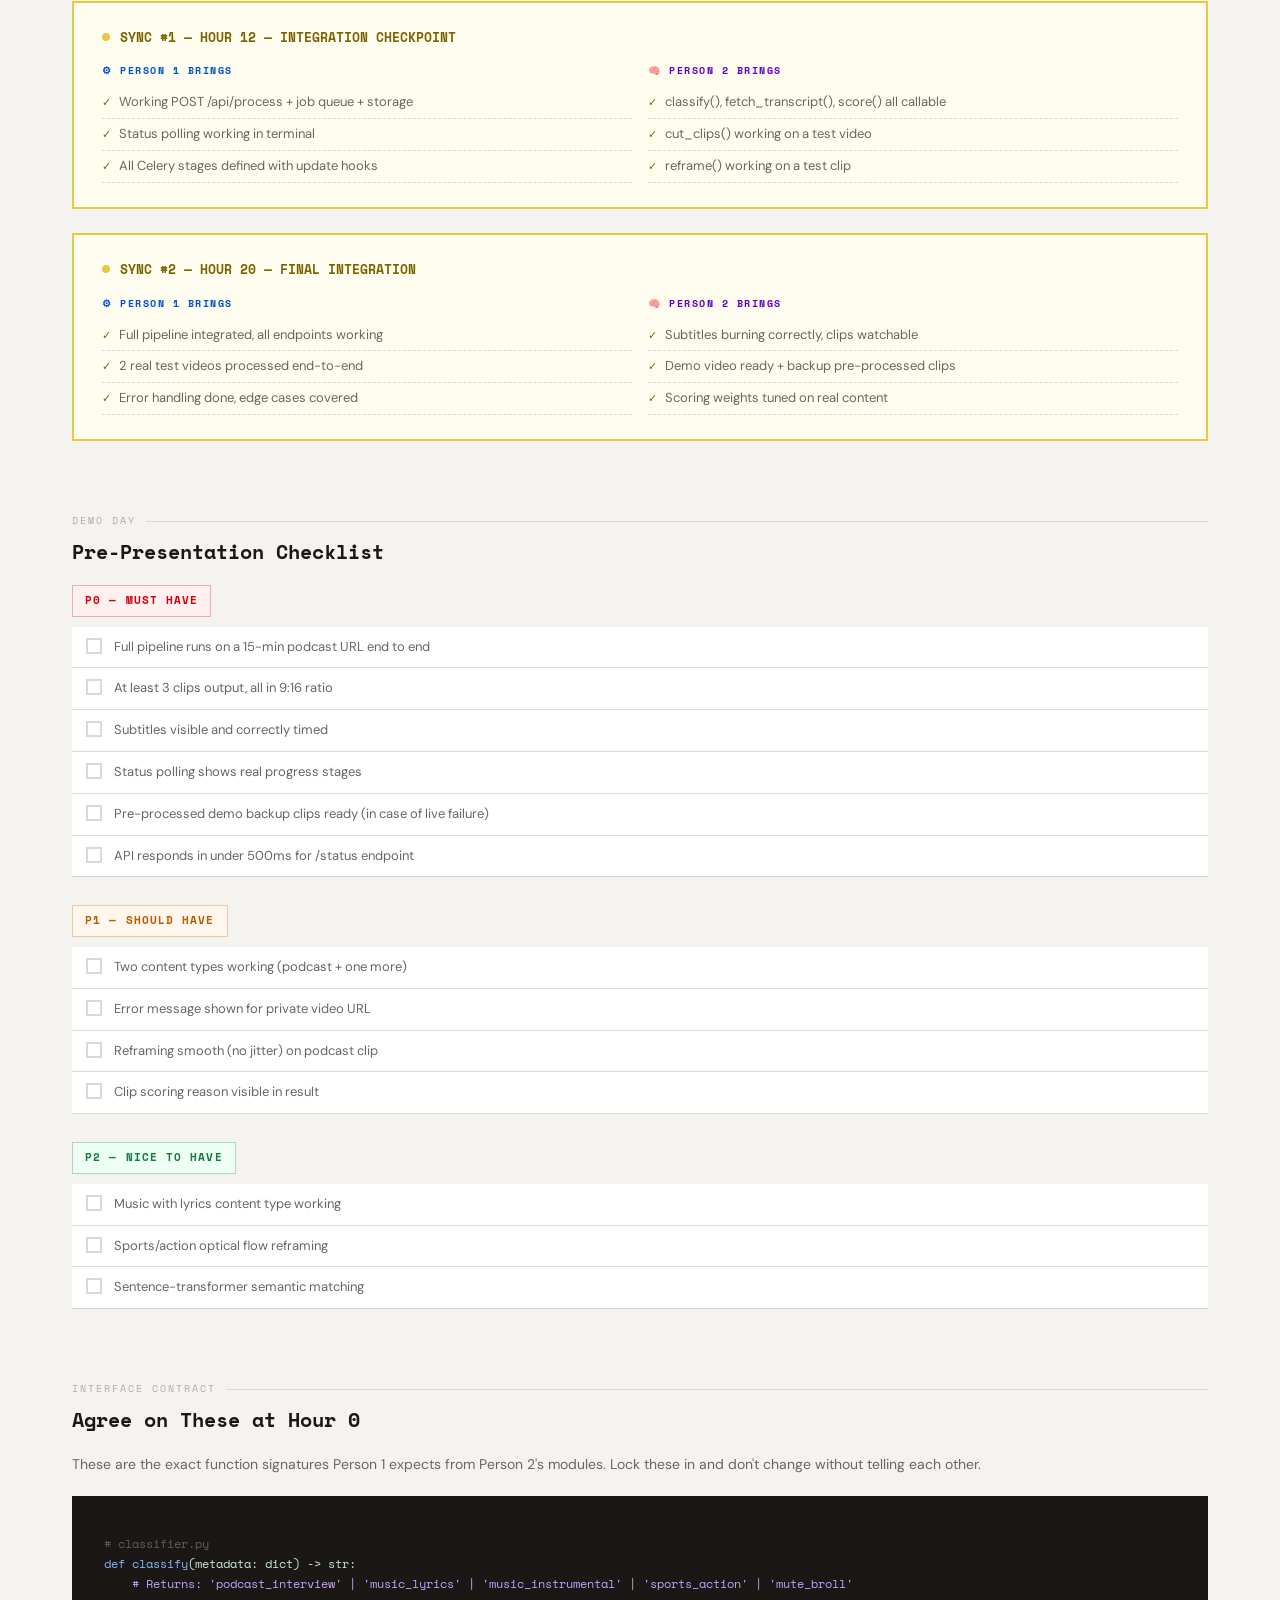
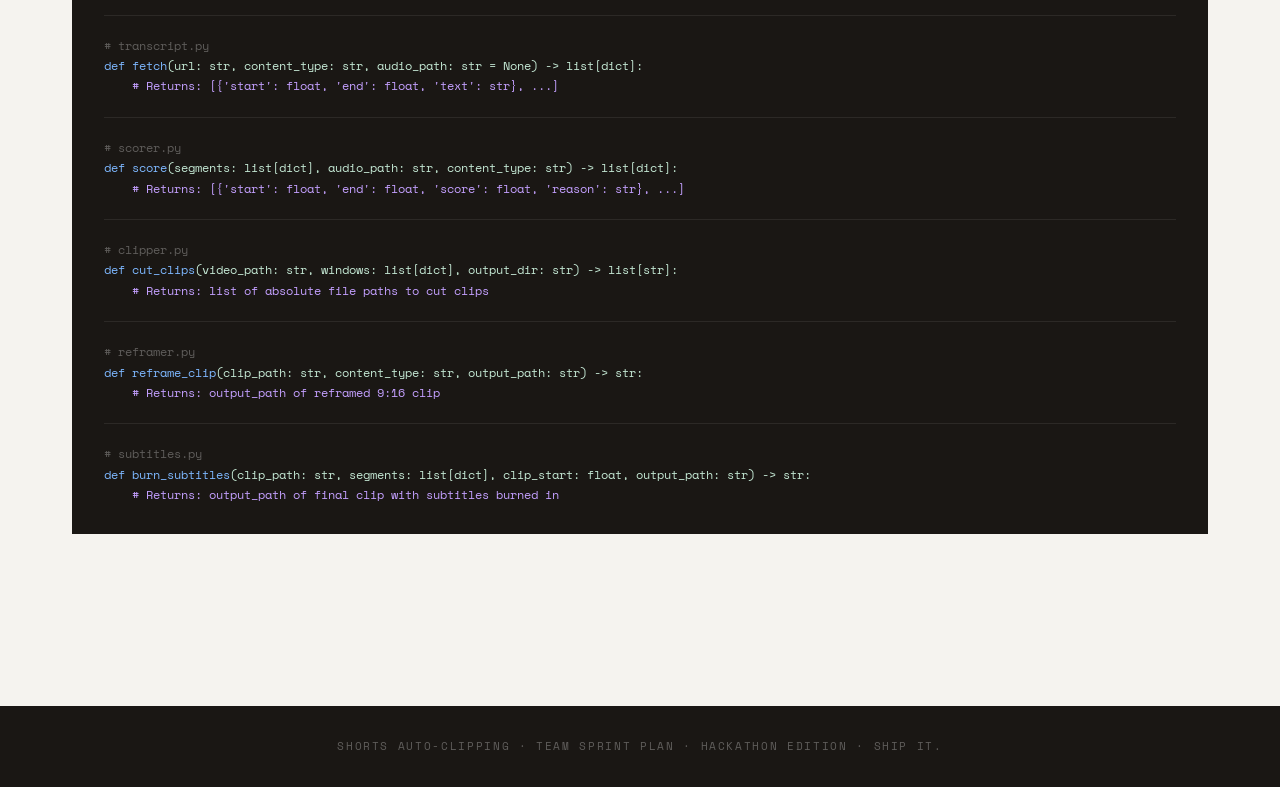
<file: shorts_sprint_plan.html>
<!DOCTYPE html>
<html lang="en">
<head>
<meta charset="UTF-8">
<meta name="viewport" content="width=device-width, initial-scale=1.0">
<title>Shorts Auto-Clipping — Team Sprint Plan</title>
<link rel="preconnect" href="https://fonts.googleapis.com">
<link href="https://fonts.googleapis.com/css2?family=Space+Mono:wght@400;700&family=DM+Sans:wght@300;400;500;600&display=swap" rel="stylesheet">
<style>
  :root {
    --bg: #f5f3ef;
    --surface: #ffffff;
    --surface2: #f0ede8;
    --border: #ddd9d2;
    --text: #1a1714;
    --text2: #6b6560;
    --text3: #b0aba4;
    --p1: #0050cc;
    --p1-bg: #eef4ff;
    --p1-border: #c7d9ff;
    --p2: #6200c9;
    --p2-bg: #f5eeff;
    --p2-border: #d9baff;
    --p0: #d4000f;
    --p0-bg: #fff0f0;
    --p1p: #b85c00;
    --p1p-bg: #fff7ed;
    --p2p: #157a3c;
    --p2p-bg: #edfff4;
    --sync: #5b21b6;
    --mono: 'Space Mono', monospace;
    --sans: 'DM Sans', sans-serif;
  }

  * { margin: 0; padding: 0; box-sizing: border-box; }
  html { scroll-behavior: smooth; }

  body {
    background: var(--bg);
    color: var(--text);
    font-family: var(--sans);
    font-size: 14px;
    line-height: 1.6;
  }

  /* NOISE TEXTURE */
  body::before {
    content: '';
    position: fixed;
    inset: 0;
    background-image: url("data:image/svg+xml,%3Csvg viewBox='0 0 256 256' xmlns='http://www.w3.org/2000/svg'%3E%3Cfilter id='noise'%3E%3CfeTurbulence type='fractalNoise' baseFrequency='0.9' numOctaves='4' stitchTiles='stitch'/%3E%3C/filter%3E%3Crect width='100%25' height='100%25' filter='url(%23noise)' opacity='0.03'/%3E%3C/svg%3E");
    pointer-events: none;
    z-index: 0;
    opacity: 0.4;
  }

  .container {
    max-width: 1200px;
    margin: 0 auto;
    padding: 0 32px;
    position: relative;
    z-index: 1;
  }

  /* HEADER */
  header {
    background: var(--text);
    color: white;
    padding: 60px 0 48px;
    position: relative;
    overflow: hidden;
  }

  header::before {
    content: 'SPRINT';
    position: absolute;
    right: -20px; top: -20px;
    font-family: var(--mono);
    font-size: 160px;
    font-weight: 700;
    color: rgba(255,255,255,0.03);
    line-height: 1;
    pointer-events: none;
    letter-spacing: -0.05em;
  }

  .header-eyebrow {
    font-family: var(--mono);
    font-size: 11px;
    letter-spacing: 0.2em;
    color: rgba(255,255,255,0.4);
    margin-bottom: 16px;
    text-transform: uppercase;
  }

  h1.title {
    font-family: var(--mono);
    font-size: clamp(22px, 3.5vw, 42px);
    font-weight: 700;
    line-height: 1.1;
    color: white;
    margin-bottom: 12px;
    letter-spacing: -0.02em;
  }

  .header-sub {
    color: rgba(255,255,255,0.5);
    font-size: 14px;
    font-weight: 300;
    margin-bottom: 40px;
  }

  .team-cards {
    display: grid;
    grid-template-columns: 1fr 1fr;
    gap: 12px;
    max-width: 700px;
  }

  .team-card {
    border: 1px solid rgba(255,255,255,0.12);
    padding: 18px 20px;
    background: rgba(255,255,255,0.05);
  }

  .team-card-name {
    font-family: var(--mono);
    font-size: 13px;
    font-weight: 700;
    margin-bottom: 4px;
  }

  .tc-p1 .team-card-name { color: #7eb8ff; }
  .tc-p2 .team-card-name { color: #c4a0ff; }

  .team-card-role {
    font-size: 12px;
    color: rgba(255,255,255,0.4);
    line-height: 1.5;
  }

  /* NAV */
  nav {
    background: var(--surface);
    border-bottom: 2px solid var(--text);
    position: sticky;
    top: 0;
    z-index: 100;
  }

  nav .container {
    display: flex;
    overflow-x: auto;
    scrollbar-width: none;
  }

  nav a {
    font-family: var(--mono);
    font-size: 11px;
    letter-spacing: 0.1em;
    text-transform: uppercase;
    color: var(--text2);
    text-decoration: none;
    padding: 14px 18px;
    border-right: 1px solid var(--border);
    white-space: nowrap;
    transition: all 0.15s;
  }

  nav a:hover { background: var(--text); color: white; }

  /* MAIN */
  main { padding: 56px 0 100px; }
  section { margin-bottom: 72px; }

  .section-label {
    font-family: var(--mono);
    font-size: 10px;
    letter-spacing: 0.2em;
    text-transform: uppercase;
    color: var(--text3);
    margin-bottom: 10px;
    display: flex;
    align-items: center;
    gap: 10px;
  }

  .section-label::after {
    content: '';
    flex: 1;
    height: 1px;
    background: var(--border);
  }

  h2 {
    font-family: var(--mono);
    font-size: 20px;
    font-weight: 700;
    color: var(--text);
    margin-bottom: 20px;
    line-height: 1.3;
  }

  h3 {
    font-family: var(--sans);
    font-size: 14px;
    font-weight: 600;
    color: var(--text);
    margin: 24px 0 12px;
  }

  p { color: var(--text2); margin-bottom: 12px; }

  /* TIMELINE TABLE */
  .timeline-table {
    width: 100%;
    border-collapse: collapse;
    border: 1px solid var(--border);
    font-size: 13px;
    background: var(--surface);
  }

  .timeline-table thead tr {
    background: var(--text);
    color: white;
  }

  .timeline-table thead th {
    font-family: var(--mono);
    font-size: 10px;
    letter-spacing: 0.12em;
    text-transform: uppercase;
    padding: 12px 14px;
    text-align: left;
    font-weight: 700;
  }

  .th-p1 { background: var(--p1); }
  .th-p2 { background: var(--p2); }

  .timeline-table tbody tr { border-bottom: 1px solid var(--border); }
  .timeline-table tbody tr:hover { background: var(--surface2); }

  .timeline-table tbody td {
    padding: 10px 14px;
    color: var(--text2);
    vertical-align: top;
  }

  .phase-cell {
    font-family: var(--mono);
    font-size: 12px;
    font-weight: 700;
    color: var(--text);
    white-space: nowrap;
  }

  .time-cell {
    font-family: var(--mono);
    font-size: 12px;
    color: var(--text3);
    white-space: nowrap;
  }

  .p1-cell { color: var(--p1); background: rgba(0,80,204,0.03); }
  .p2-cell { color: var(--p2); background: rgba(98,0,201,0.03); }

  .sync-row td { background: #fafaf5; border-top: 2px solid #e8c840; border-bottom: 2px solid #e8c840; }
  .sync-row .phase-cell { color: #7a6400; }
  .sync-row .time-cell { color: #7a6400; font-weight: 700; }
  .sync-row .p1-cell, .sync-row .p2-cell { background: transparent; color: #7a6400; }

  /* PERSON HEADER */
  .person-header {
    padding: 24px 28px;
    margin-bottom: 24px;
    border: 2px solid;
    display: flex;
    align-items: flex-start;
    justify-content: space-between;
    gap: 20px;
  }

  .ph-p1 { border-color: var(--p1); background: var(--p1-bg); }
  .ph-p2 { border-color: var(--p2); background: var(--p2-bg); }

  .ph-name {
    font-family: var(--mono);
    font-size: 18px;
    font-weight: 700;
    margin-bottom: 4px;
  }

  .ph-p1 .ph-name { color: var(--p1); }
  .ph-p2 .ph-name { color: var(--p2); }

  .ph-role { font-size: 13px; color: var(--text2); }
  .ph-stack { font-family: var(--mono); font-size: 11px; color: var(--text3); margin-top: 6px; line-height: 1.6; }

  /* PHASE LABEL */
  .phase-label {
    font-family: var(--mono);
    font-size: 11px;
    letter-spacing: 0.15em;
    text-transform: uppercase;
    padding: 6px 12px;
    display: inline-block;
    margin-bottom: 16px;
    border: 1px solid;
  }

  .pl-p1 { color: var(--p1); border-color: var(--p1-border); background: var(--p1-bg); }
  .pl-p2 { color: var(--p2); border-color: var(--p2-border); background: var(--p2-bg); }

  /* TASK CARD */
  .task-card {
    border: 1px solid var(--border);
    background: var(--surface);
    margin-bottom: 12px;
    overflow: hidden;
  }

  .task-header {
    display: flex;
    align-items: center;
    gap: 10px;
    padding: 12px 16px;
    border-bottom: 1px solid var(--border);
    background: var(--surface2);
  }

  .priority-badge {
    font-family: var(--mono);
    font-size: 10px;
    font-weight: 700;
    padding: 2px 7px;
    letter-spacing: 0.08em;
  }

  .pb-p0 { background: var(--p0-bg); color: var(--p0); border: 1px solid rgba(212,0,15,0.2); }
  .pb-p1 { background: var(--p1p-bg); color: var(--p1p); border: 1px solid rgba(184,92,0,0.2); }
  .pb-p2 { background: var(--p2p-bg); color: var(--p2p); border: 1px solid rgba(21,122,60,0.2); }

  .task-title {
    font-size: 14px;
    font-weight: 600;
    color: var(--text);
    flex: 1;
  }

  .task-time {
    font-family: var(--mono);
    font-size: 11px;
    color: var(--text3);
  }

  .task-body { padding: 14px 16px; }

  .task-body ul { list-style: none; }
  .task-body li {
    padding: 5px 0 5px 18px;
    position: relative;
    color: var(--text2);
    font-size: 13px;
    line-height: 1.6;
    border-bottom: 1px dashed var(--border);
  }

  .task-body li:last-child { border-bottom: none; }

  .task-body li::before {
    content: '→';
    position: absolute;
    left: 0;
    color: var(--text3);
    font-family: var(--mono);
    font-size: 11px;
    top: 6px;
  }

  code {
    font-family: var(--mono);
    font-size: 12px;
    background: var(--surface2);
    color: var(--p1);
    padding: 1px 5px;
    border: 1px solid var(--border);
  }

  pre {
    font-family: var(--mono);
    font-size: 12px;
    background: var(--text);
    color: #a8d8ea;
    padding: 16px 18px;
    margin: 10px 0;
    overflow-x: auto;
    line-height: 1.7;
  }

  /* SYNC CHECKPOINT */
  .sync-block {
    border: 2px solid #e8c840;
    background: #fffdf0;
    padding: 24px 28px;
    margin-bottom: 24px;
  }

  .sync-header {
    font-family: var(--mono);
    font-size: 13px;
    font-weight: 700;
    color: #7a6400;
    margin-bottom: 16px;
    display: flex;
    align-items: center;
    gap: 10px;
  }

  .sync-dot {
    width: 8px; height: 8px;
    border-radius: 50%;
    background: #e8c840;
  }

  .sync-grid {
    display: grid;
    grid-template-columns: 1fr 1fr;
    gap: 16px;
  }

  .sync-col-label {
    font-family: var(--mono);
    font-size: 10px;
    letter-spacing: 0.15em;
    text-transform: uppercase;
    margin-bottom: 8px;
    font-weight: 700;
  }

  .sc-p1 { color: var(--p1); }
  .sc-p2 { color: var(--p2); }

  .sync-item {
    font-size: 13px;
    color: var(--text2);
    padding: 5px 0;
    border-bottom: 1px dashed var(--border);
    display: flex;
    gap: 8px;
    align-items: flex-start;
  }

  .sync-item::before { content: '✓'; color: #7a6400; font-size: 11px; flex-shrink: 0; margin-top: 2px; }

  /* CHECKLIST */
  .checklist-section { margin-bottom: 28px; }
  .checklist-group-label {
    font-family: var(--mono);
    font-size: 11px;
    letter-spacing: 0.1em;
    text-transform: uppercase;
    padding: 6px 12px;
    margin-bottom: 10px;
    display: inline-block;
    border: 1px solid;
    font-weight: 700;
  }

  .clg-p0 { color: var(--p0); border-color: rgba(212,0,15,0.3); background: var(--p0-bg); }
  .clg-p1 { color: var(--p1p); border-color: rgba(184,92,0,0.3); background: var(--p1p-bg); }
  .clg-p2 { color: var(--p2p); border-color: rgba(21,122,60,0.3); background: var(--p2p-bg); }

  .check-item {
    display: flex;
    gap: 12px;
    align-items: flex-start;
    padding: 10px 14px;
    border-bottom: 1px solid var(--border);
    background: var(--surface);
    font-size: 13px;
    color: var(--text2);
  }

  .check-item:first-of-type { border-top: 1px solid var(--border); }

  .checkbox {
    width: 16px; height: 16px;
    border: 2px solid var(--border);
    flex-shrink: 0;
    margin-top: 1px;
  }

  /* CONTRACT */
  .contract-block {
    background: var(--text);
    padding: 28px 32px;
    margin-top: 20px;
  }

  .contract-block pre {
    background: transparent;
    color: #c4e8d4;
    padding: 0;
    margin-bottom: 20px;
    border-bottom: 1px solid rgba(255,255,255,0.08);
    padding-bottom: 20px;
  }

  .contract-block pre:last-child { border-bottom: none; margin-bottom: 0; padding-bottom: 0; }
  .contract-comment { color: rgba(255,255,255,0.3); }
  .contract-fn { color: #7eb8ff; }
  .contract-ret { color: #c4a0ff; }

  /* TABLE */
  .table-wrap { overflow-x: auto; margin: 16px 0; }
  table { width: 100%; border-collapse: collapse; font-size: 13px; }
  thead tr { background: var(--text); color: white; }
  thead th { font-family: var(--mono); font-size: 10px; letter-spacing: 0.1em; text-transform: uppercase; padding: 10px 14px; text-align: left; }
  tbody tr { border-bottom: 1px solid var(--border); background: var(--surface); }
  tbody tr:hover { background: var(--surface2); }
  tbody td { padding: 10px 14px; color: var(--text2); }
  tbody td:first-child { color: var(--text); font-weight: 500; }

  /* FOOTER */
  footer {
    background: var(--text);
    color: rgba(255,255,255,0.3);
    padding: 32px 0;
    text-align: center;
    font-family: var(--mono);
    font-size: 11px;
    letter-spacing: 0.15em;
    text-transform: uppercase;
  }

  @keyframes fadeIn { from { opacity: 0; transform: translateY(10px); } to { opacity: 1; transform: translateY(0); } }
  .animate { animation: fadeIn 0.4s ease forwards; }

  @media (max-width: 700px) {
    .team-cards, .sync-grid { grid-template-columns: 1fr; }
    .container { padding: 0 16px; }
    h1.title { font-size: 22px; }
  }
</style>
</head>
<body>

<header>
  <div class="container">
    <div class="header-eyebrow animate">Shorts Auto-Clipping System</div>
    <h1 class="title animate">TEAM SPRINT PLAN</h1>
    <p class="header-sub animate">24-Hour Hackathon · 2 Members · Build → Review → Ship</p>
    <div class="team-cards animate">
      <div class="team-card tc-p1">
        <div class="team-card-name">⚙ Person 1 — Backend</div>
        <div class="team-card-role">FastAPI · Celery · Redis<br>yt-dlp · Storage · API Layer</div>
      </div>
      <div class="team-card tc-p2">
        <div class="team-card-name">🧠 Person 2 — AI/Pipeline</div>
        <div class="team-card-role">Claude Haiku · librosa · pyannote<br>MediaPipe · FFmpeg · Scoring</div>
      </div>
    </div>
  </div>
</header>

<nav>
  <div class="container">
    <a href="#timeline">Timeline</a>
    <a href="#person1">Person 1</a>
    <a href="#person2">Person 2</a>
    <a href="#syncs">Syncs</a>
    <a href="#checklist">Checklist</a>
    <a href="#contract">Contract</a>
  </div>
</nav>

<main>
<div class="container">

<!-- TIMELINE -->
<section id="timeline">
  <div class="section-label">Master Timeline</div>
  <h2>24-Hour Sprint — Hour by Hour</h2>
  <p style="color:var(--text3); font-family:var(--mono); font-size:12px; margin-bottom:16px;">P0 = must ship &nbsp;·&nbsp; P1 = should ship &nbsp;·&nbsp; P2 = nice to have</p>
  <div class="table-wrap">
    <table class="timeline-table">
      <thead>
        <tr>
          <th>Phase</th>
          <th>Time</th>
          <th class="th-p1">⚙ Person 1 — Backend</th>
          <th class="th-p2">🧠 Person 2 — AI/Pipeline</th>
        </tr>
      </thead>
      <tbody>
        <tr>
          <td class="phase-cell">Phase 0</td>
          <td class="time-cell">Hr 0–1</td>
          <td class="p1-cell">Project setup, env, Redis, FastAPI skeleton</td>
          <td class="p2-cell">Install libs, test Supadata + Haiku API keys</td>
        </tr>
        <tr>
          <td class="phase-cell">Phase 1</td>
          <td class="time-cell">Hr 1–4</td>
          <td class="p1-cell">yt-dlp downloader + metadata fetch + job queue</td>
          <td class="p2-cell">Content classifier agent + transcript fetcher</td>
        </tr>
        <tr>
          <td class="phase-cell">Phase 2</td>
          <td class="time-cell">Hr 4–8</td>
          <td class="p1-cell">Status API + storage layer + Celery task wiring</td>
          <td class="p2-cell">Multi-signal scorer (Haiku + librosa + pyannote)</td>
        </tr>
        <tr>
          <td class="phase-cell">Phase 3</td>
          <td class="time-cell">Hr 8–12</td>
          <td class="p1-cell">API integration + end-to-end smoke test</td>
          <td class="p2-cell">FFmpeg clipper + reframer (MediaPipe/optical flow)</td>
        </tr>
        <tr class="sync-row">
          <td class="phase-cell">⚡ SYNC #1</td>
          <td class="time-cell">Hr 12</td>
          <td class="p1-cell">Wire P1 + P2 together. Test full pipeline on 1 real YouTube URL.</td>
          <td class="p2-cell">Wire P1 + P2 together. Test full pipeline on 1 real YouTube URL.</td>
        </tr>
        <tr>
          <td class="phase-cell">Phase 4</td>
          <td class="time-cell">Hr 12–16</td>
          <td class="p1-cell">Error handling, edge cases, logging</td>
          <td class="p2-cell">Subtitle burn + output packaging</td>
        </tr>
        <tr>
          <td class="phase-cell">Phase 5</td>
          <td class="time-cell">Hr 16–20</td>
          <td class="p1-cell">Performance tuning + parallel download/transcript</td>
          <td class="p2-cell">Clip quality review + scoring weight tuning</td>
        </tr>
        <tr class="sync-row">
          <td class="phase-cell">⚡ SYNC #2</td>
          <td class="time-cell">Hr 20</td>
          <td class="p1-cell">Final integration + demo video test. Polish + edge case fixes.</td>
          <td class="p2-cell">Final integration + demo video test. Polish + edge case fixes.</td>
        </tr>
        <tr>
          <td class="phase-cell">Phase 6</td>
          <td class="time-cell">Hr 20–23</td>
          <td class="p1-cell">Deploy + staging test + load check</td>
          <td class="p2-cell">Demo prep + backup test videos ready</td>
        </tr>
        <tr>
          <td class="phase-cell">Buffer</td>
          <td class="time-cell">Hr 23–24</td>
          <td class="p1-cell">Bug fixes only</td>
          <td class="p2-cell">Bug fixes only</td>
        </tr>
      </tbody>
    </table>
  </div>
</section>

<!-- PERSON 1 -->
<section id="person1">
  <div class="section-label">Person 1 — Backend Engineer</div>
  <div class="person-header ph-p1">
    <div>
      <div class="ph-name">⚙ Person 1 — Backend Engineer</div>
      <div class="ph-role">You own everything from the HTTP boundary inward — request handling, job queuing, storage, and the glue that connects the AI pipeline to the outside world.</div>
      <div class="ph-stack">FastAPI · Celery · Redis · yt-dlp · Storage · API Layer · Pydantic</div>
    </div>
  </div>

  <div class="phase-label pl-p1">Phase 0 — Setup · Hr 0–1</div>

  <div class="task-card">
    <div class="task-header">
      <span class="priority-badge pb-p0">P0</span>
      <span class="task-title">Project Bootstrap</span>
      <span class="task-time">45 min</span>
    </div>
    <div class="task-body"><ul>
      <li>Create repo, agree on branch naming (main, dev, feat/xxx)</li>
      <li>Set up virtualenv, install FastAPI + uvicorn + celery + redis</li>
      <li>Create <code>config.py</code> with all API key slots (Anthropic, Supadata)</li>
      <li>Verify Redis running locally or on cloud</li>
      <li>Create shared <code>models.py</code> — JobRequest, JobStatus, ClipResult Pydantic models</li>
    </ul></div>
  </div>

  <div class="phase-label pl-p1">Phase 1 — Core Backend · Hr 1–4</div>

  <div class="task-card">
    <div class="task-header">
      <span class="priority-badge pb-p0">P0</span>
      <span class="task-title">yt-dlp Metadata Fetcher</span>
      <span class="task-time">45 min</span>
    </div>
    <div class="task-body"><ul>
      <li><code>downloader.py</code>: <code>get_metadata(url)</code> → returns title, duration, chapters, auto_caption_available</li>
      <li>No download yet — <code>skip_download=True</code> mode only</li>
      <li>Return clean dict, handle private/unavailable video errors gracefully</li>
      <li>Test with 3 URLs: podcast, music, sports</li>
    </ul></div>
  </div>

  <div class="task-card">
    <div class="task-header">
      <span class="priority-badge pb-p0">P0</span>
      <span class="task-title">yt-dlp Video Downloader</span>
      <span class="task-time">60 min</span>
    </div>
    <div class="task-body"><ul>
      <li><code>download_video(url, output_path, quality='720')</code> → returns local file path</li>
      <li>Format: <code>bestvideo[height&lt;=720][ext=mp4]+bestaudio[ext=m4a]</code></li>
      <li>Progress hook → write percentage to Redis key for status polling</li>
      <li>Handle rate limits + retry logic (max 3 attempts)</li>
      <li>Test download times for 5min, 15min, 30min videos — log actual numbers</li>
    </ul></div>
  </div>

  <div class="task-card">
    <div class="task-header">
      <span class="priority-badge pb-p0">P0</span>
      <span class="task-title">Job Queue (Celery + Redis)</span>
      <span class="task-time">75 min</span>
    </div>
    <div class="task-body"><ul>
      <li><code>tasks.py</code>: <code>process_video_task(job_id, url)</code> — main Celery task</li>
      <li>Stages: <code>QUEUED → DOWNLOADING → TRANSCRIBING → SCORING → CLIPPING → REFRAMING → SUBTITLES → DONE → FAILED</code></li>
      <li><code>update_job_stage(job_id, stage, progress_pct)</code> → writes to Redis</li>
      <li>Store job metadata in Redis as JSON (created_at, url, stage, clips list)</li>
      <li>Test: submit job, verify stage transitions in Redis</li>
    </ul></div>
  </div>

  <div class="phase-label pl-p1">Phase 2 — API Layer · Hr 4–8</div>

  <div class="task-card">
    <div class="task-header">
      <span class="priority-badge pb-p0">P0</span>
      <span class="task-title">FastAPI Endpoints</span>
      <span class="task-time">90 min</span>
    </div>
    <div class="task-body"><ul>
      <li><code>POST /api/process</code> — validate URL, create job_id (uuid4), enqueue Celery task, return job_id</li>
      <li><code>GET /api/status/{job_id}</code> — return stage + progress_pct + estimated_time_remaining</li>
      <li><code>GET /api/result/{job_id}</code> — return clip list with download URLs (only if DONE)</li>
      <li><code>GET /api/clip/{job_id}/{clip_n}</code> — stream MP4 file with range request support</li>
      <li><code>POST /api/classify</code> — metadata-only classification (no download), returns content_type</li>
      <li>Add CORS middleware for frontend</li>
    </ul></div>
  </div>

  <div class="task-card">
    <div class="task-header">
      <span class="priority-badge pb-p0">P0</span>
      <span class="task-title">Storage Layer</span>
      <span class="task-time">45 min</span>
    </div>
    <div class="task-body"><ul>
      <li><code>storage.py</code>: <code>get_job_dir(job_id)</code> → <code>/tmp/jobs/{job_id}/</code></li>
      <li>Subdirs: <code>/raw</code> (video), <code>/clips</code> (cut), <code>/output</code> (final subtitled)</li>
      <li><code>cleanup_job(job_id)</code> → delete after 2 hours (Redis TTL)</li>
      <li>List job clips → returns {clip_n, duration, file_size, download_url}</li>
    </ul></div>
  </div>

  <div class="task-card">
    <div class="task-header">
      <span class="priority-badge pb-p0">P0</span>
      <span class="task-title">Parallel Execution in Task</span>
      <span class="task-time">30 min</span>
    </div>
    <div class="task-body"><ul>
      <li>In <code>process_video_task</code>: run download + transcript fetch concurrently</li>
      <li>Use <code>asyncio.gather</code> or <code>ThreadPoolExecutor</code> with 2 workers</li>
      <li>Transcript returns fast — don't block download on it</li>
      <li>Once both done, proceed to scoring stage</li>
    </ul></div>
  </div>

  <div class="phase-label pl-p1">Phase 3 — Integration · Hr 8–12</div>

  <div class="task-card">
    <div class="task-header">
      <span class="priority-badge pb-p0">P0</span>
      <span class="task-title">Wire Pipeline Stages</span>
      <span class="task-time">90 min</span>
    </div>
    <div class="task-body">
      <ul>
        <li>Connect Person 2's modules into Celery task in correct order</li>
        <li>Update job stage at each step — keep status polling accurate</li>
      </ul>
      <pre>classifier.classify(metadata)           → content_type
transcript.fetch(url, content_type)     → timestamped segments
scorer.score(transcript, audio, type)   → top windows
clipper.cut(video_path, windows)        → clip file paths
reframer.reframe(clips, content_type)   → reframed paths
subtitles.burn(clips, transcript)       → final output paths</pre>
    </div>
  </div>

  <div class="task-card">
    <div class="task-header">
      <span class="priority-badge pb-p0">P0</span>
      <span class="task-title">Smoke Test — End to End</span>
      <span class="task-time">45 min</span>
    </div>
    <div class="task-body"><ul>
      <li>Submit 15-min podcast YouTube URL via <code>POST /api/process</code></li>
      <li>Poll status every 3 sec, verify all stage transitions in order</li>
      <li>Download final clips, verify 9:16 ratio, subtitles visible, audio intact</li>
      <li>Log total wall-clock time — target under 5 min</li>
    </ul></div>
  </div>

  <div class="phase-label pl-p1">Phase 4 — Error Handling · Hr 12–16</div>

  <div class="task-card">
    <div class="task-header">
      <span class="priority-badge pb-p1">P1</span>
      <span class="task-title">Edge Case Handling</span>
      <span class="task-time">60 min</span>
    </div>
    <div class="task-body"><ul>
      <li>Private/unavailable video → 400 error with clear message</li>
      <li>Video &lt; 2 min → reject at intake with message</li>
      <li>Supadata returns empty → trigger fallback flag for Person 2's whisper path</li>
      <li>Any pipeline stage fails → mark job FAILED, store error in Redis</li>
      <li>Duplicate URL submitted → return existing job_id if still processing</li>
    </ul></div>
  </div>

  <div class="phase-label pl-p1">Phase 5 — Performance · Hr 16–20</div>

  <div class="task-card">
    <div class="task-header">
      <span class="priority-badge pb-p1">P1</span>
      <span class="task-title">Optimization</span>
      <span class="task-time">60 min</span>
    </div>
    <div class="task-body"><ul>
      <li>Profile actual stage times on 30-min video, identify bottleneck</li>
      <li>Confirm download + transcript are truly parallel (check logs)</li>
      <li>If reframing is slow: process clips in parallel (ThreadPoolExecutor)</li>
      <li>Add <code>estimated_time_remaining</code> to status response based on video duration</li>
    </ul></div>
  </div>
</section>

<!-- PERSON 2 -->
<section id="person2">
  <div class="section-label">Person 2 — AI / Pipeline Engineer</div>
  <div class="person-header ph-p2">
    <div>
      <div class="ph-name">🧠 Person 2 — AI / Pipeline Engineer</div>
      <div class="ph-role">You own the intelligence and media processing — classification, transcript, all scoring signals, video reframing, and subtitle output. You hand Person 1 clean Python functions.</div>
      <div class="ph-stack">Claude Haiku · librosa · pyannote.audio · MediaPipe · OpenCV · ffmpeg-python</div>
    </div>
  </div>

  <div class="phase-label pl-p2">Phase 0 — Setup · Hr 0–1</div>

  <div class="task-card">
    <div class="task-header">
      <span class="priority-badge pb-p0">P0</span>
      <span class="task-title">Environment & API Validation</span>
      <span class="task-time">45 min</span>
    </div>
    <div class="task-body">
      <ul>
        <li>Test Supadata API: fetch transcript for known YouTube URL, verify timestamp format</li>
        <li>Test Claude Haiku: send test prompt, verify JSON response parsing works</li>
        <li>Test faster-whisper: transcribe 30-sec audio clip locally</li>
        <li>Verify ffmpeg installed and accessible in PATH</li>
      </ul>
      <pre>pip install anthropic librosa pyannote.audio mediapipe \
    opencv-python ffmpeg-python scenedetect faster-whisper</pre>
    </div>
  </div>

  <div class="phase-label pl-p2">Phase 1 — Classifier + Transcript · Hr 1–4</div>

  <div class="task-card">
    <div class="task-header">
      <span class="priority-badge pb-p0">P0</span>
      <span class="task-title">Content Classifier Agent</span>
      <span class="task-time">60 min</span>
    </div>
    <div class="task-body"><ul>
      <li><code>classifier.py</code>: <code>classify(metadata_dict)</code> → content_type string</li>
      <li>Send title + description + tags to Claude Haiku</li>
      <li>Prompt: return ONLY one of: <code>podcast_interview | music_lyrics | music_instrumental | sports_action | mute_broll</code></li>
      <li>Parse response, validate against enum, default to <code>podcast_interview</code> on parse fail</li>
      <li>Fallback: if duration &lt; 120 sec → return <code>'too_short'</code> error</li>
    </ul></div>
  </div>

  <div class="task-card">
    <div class="task-header">
      <span class="priority-badge pb-p0">P0</span>
      <span class="task-title">Transcript Fetcher</span>
      <span class="task-time">60 min</span>
    </div>
    <div class="task-body"><ul>
      <li><code>transcript.py</code>: <code>fetch(url, content_type, audio_path=None)</code> → list of <code>{start, end, text}</code> dicts</li>
      <li>Primary: Supadata API call with YouTube URL → parse to standard format</li>
      <li>Fallback: if Supadata empty OR content_type is <code>music_lyrics</code> → run faster-whisper</li>
      <li>Audio extraction first: <code>ffmpeg -i video.mp4 -vn -acodec pcm_s16le -ar 16000 audio.wav</code></li>
      <li>Normalize both outputs to same <code>{start, end, text}</code> schema</li>
    </ul></div>
  </div>

  <div class="phase-label pl-p2">Phase 2 — Scoring Signals · Hr 4–8</div>

  <div class="task-card">
    <div class="task-header">
      <span class="priority-badge pb-p0">P0</span>
      <span class="task-title">Signal 1 — Semantic (Claude Haiku)</span>
      <span class="task-time">75 min</span>
    </div>
    <div class="task-body">
      <ul>
        <li>Group transcript segments into 30s windows with timestamps</li>
        <li>Parse JSON response — strip markdown fences before <code>json.loads()</code></li>
        <li>Validate all fields present, scores in 0–1 range</li>
      </ul>
      <pre>prompt = """Given this timestamped transcript, identify the top 5
most engaging 30-60 second windows. Return JSON array:
[{"start_sec": 0, "end_sec": 45, "score": 0.92, "reason": "..."}]
Return JSON only, no markdown fences."""</pre>
    </div>
  </div>

  <div class="task-card">
    <div class="task-header">
      <span class="priority-badge pb-p0">P0</span>
      <span class="task-title">Signal 2 — Audio Energy (librosa)</span>
      <span class="task-time">60 min</span>
    </div>
    <div class="task-body">
      <ul>
        <li><code>get_energy_scores(audio_path)</code> → dict of <code>{second: energy_score}</code></li>
        <li>For music: also compute <code>onset_strength</code> for drop detection</li>
      </ul>
      <pre>y, sr = librosa.load(audio_path, sr=22050)
rms = librosa.feature.rms(y=y, frame_length=sr//2, hop_length=sr//2)
# Normalize to 0-1. Aggregate per 30s window: mean(energy[start:end])</pre>
    </div>
  </div>

  <div class="task-card">
    <div class="task-header">
      <span class="priority-badge pb-p0">P0</span>
      <span class="task-title">Signal 3 — Speaker Turns (pyannote)</span>
      <span class="task-time">60 min</span>
    </div>
    <div class="task-body">
      <ul>
        <li><code>get_speaker_density(audio_path)</code> → dict of <code>{window_start: density_score}</code></li>
        <li>⚠️ Requires HuggingFace token — set up BEFORE hackathon</li>
      </ul>
      <pre>pipeline = Pipeline.from_pretrained('pyannote/speaker-diarization')
# Count speaker switches per 30s window
# Normalize: max switches in any window = 1.0</pre>
    </div>
  </div>

  <div class="task-card">
    <div class="task-header">
      <span class="priority-badge pb-p0">P0</span>
      <span class="task-title">Score Combiner</span>
      <span class="task-time">30 min</span>
    </div>
    <div class="task-body">
      <ul>
        <li>Select top 3–5 windows, enforce min 10-sec gap between selections</li>
        <li>Snap window edges to nearest sentence boundary from transcript</li>
      </ul>
      <pre># podcast_interview:
score = (0.40 × semantic) + (0.35 × energy) + (0.25 × dialogue)
# music_instrumental:
score = (0.00 × semantic) + (0.70 × energy) + (0.30 × onset)
# sports_action:
score = (0.20 × semantic) + (0.50 × motion) + (0.30 × energy)</pre>
    </div>
  </div>

  <div class="phase-label pl-p2">Phase 3 — Clipper + Reframer · Hr 8–12</div>

  <div class="task-card">
    <div class="task-header">
      <span class="priority-badge pb-p0">P0</span>
      <span class="task-title">FFmpeg Clipper</span>
      <span class="task-time">45 min</span>
    </div>
    <div class="task-body">
      <ul>
        <li>Stream copy first (no re-encode) for speed</li>
        <li>Fallback if AV sync issues: <code>-c:v libx264 -crf 23 -c:a aac</code></li>
        <li>Name clips: <code>clip_001.mp4</code>, <code>clip_002.mp4</code> (score desc)</li>
      </ul>
      <pre>ffmpeg -ss {start} -i video -t {duration} -c copy clip.mp4</pre>
    </div>
  </div>

  <div class="task-card">
    <div class="task-header">
      <span class="priority-badge pb-p0">P0</span>
      <span class="task-title">Reframer — MediaPipe Face Tracking</span>
      <span class="task-time">90 min</span>
    </div>
    <div class="task-body">
      <ul>
        <li>Per frame: run FaceDetection → get bbox center → smooth with <code>deque(maxlen=30)</code></li>
        <li>If no face: use frame center as fallback</li>
        <li>Crop: <code>width = frame_height * (9/16)</code>, centered on smoothed_x</li>
        <li>Merge audio back after reframe with ffmpeg</li>
      </ul>
      <pre>mp_face = mp.solutions.face_detection.FaceDetection(min_detection_confidence=0.5)
# Boundary clamp: crop_x = max(0, min(crop_x, max_x))
# ffmpeg -i reframed.mp4 -i original.mp4 -map 0:v -map 1:a -c:a copy final.mp4</pre>
    </div>
  </div>

  <div class="task-card">
    <div class="task-header">
      <span class="priority-badge pb-p1">P1</span>
      <span class="task-title">Reframer — Optical Flow (Sports)</span>
      <span class="task-time">45 min</span>
    </div>
    <div class="task-body">
      <ul><li>Same 30-frame smoothing as MediaPipe path</li></ul>
      <pre>flow = cv2.calcOpticalFlowFarneback(prev_gray, curr_gray, None, 0.5, 3, 15, 3, 5, 1.2, 0)
mag, _ = cv2.cartToPolar(flow[..., 0], flow[..., 1])
# Weighted centroid of high-magnitude regions = crop target</pre>
    </div>
  </div>

  <div class="phase-label pl-p2">Phase 4 — Subtitles · Hr 12–16</div>

  <div class="task-card">
    <div class="task-header">
      <span class="priority-badge pb-p0">P0</span>
      <span class="task-title">SRT Generator + Subtitle Burn</span>
      <span class="task-time">60 min</span>
    </div>
    <div class="task-body">
      <ul>
        <li>Offset all timestamps by <code>-clip_start_sec</code> to make relative to clip</li>
        <li>Format: <code>00:00:05,000 --> 00:00:08,000</code></li>
        <li>Verify timing on 3 test clips before done</li>
      </ul>
      <pre>ffmpeg -i clip.mp4 \
  -vf "subtitles=clip.srt:force_style='FontSize=24,Bold=1,\
PrimaryColour=&amp;HFFFFFF,OutlineColour=&amp;H000000,Outline=2,Alignment=2'" \
  -c:a copy output_final.mp4</pre>
    </div>
  </div>
</section>

<!-- SYNCS -->
<section id="syncs">
  <div class="section-label">Sync Checkpoints</div>
  <h2>Two Mandatory Team Syncs</h2>
  <p>Don't skip these — they prevent 4 hours of debugging integration issues.</p>

  <div class="sync-block">
    <div class="sync-header">
      <div class="sync-dot"></div>
      SYNC #1 — HOUR 12 — INTEGRATION CHECKPOINT
    </div>
    <div class="sync-grid">
      <div>
        <div class="sync-col-label sc-p1">⚙ Person 1 brings</div>
        <div class="sync-item">Working POST /api/process + job queue + storage</div>
        <div class="sync-item">Status polling working in terminal</div>
        <div class="sync-item">All Celery stages defined with update hooks</div>
      </div>
      <div>
        <div class="sync-col-label sc-p2">🧠 Person 2 brings</div>
        <div class="sync-item">classify(), fetch_transcript(), score() all callable</div>
        <div class="sync-item">cut_clips() working on a test video</div>
        <div class="sync-item">reframe() working on a test clip</div>
      </div>
    </div>
  </div>

  <div class="sync-block">
    <div class="sync-header">
      <div class="sync-dot"></div>
      SYNC #2 — HOUR 20 — FINAL INTEGRATION
    </div>
    <div class="sync-grid">
      <div>
        <div class="sync-col-label sc-p1">⚙ Person 1 brings</div>
        <div class="sync-item">Full pipeline integrated, all endpoints working</div>
        <div class="sync-item">2 real test videos processed end-to-end</div>
        <div class="sync-item">Error handling done, edge cases covered</div>
      </div>
      <div>
        <div class="sync-col-label sc-p2">🧠 Person 2 brings</div>
        <div class="sync-item">Subtitles burning correctly, clips watchable</div>
        <div class="sync-item">Demo video ready + backup pre-processed clips</div>
        <div class="sync-item">Scoring weights tuned on real content</div>
      </div>
    </div>
  </div>
</section>

<!-- CHECKLIST -->
<section id="checklist">
  <div class="section-label">Demo Day</div>
  <h2>Pre-Presentation Checklist</h2>

  <div class="checklist-section">
    <div class="checklist-group-label clg-p0">P0 — Must Have</div>
    <div class="check-item"><div class="checkbox"></div>Full pipeline runs on a 15-min podcast URL end to end</div>
    <div class="check-item"><div class="checkbox"></div>At least 3 clips output, all in 9:16 ratio</div>
    <div class="check-item"><div class="checkbox"></div>Subtitles visible and correctly timed</div>
    <div class="check-item"><div class="checkbox"></div>Status polling shows real progress stages</div>
    <div class="check-item"><div class="checkbox"></div>Pre-processed demo backup clips ready (in case of live failure)</div>
    <div class="check-item"><div class="checkbox"></div>API responds in under 500ms for /status endpoint</div>
  </div>

  <div class="checklist-section">
    <div class="checklist-group-label clg-p1">P1 — Should Have</div>
    <div class="check-item"><div class="checkbox"></div>Two content types working (podcast + one more)</div>
    <div class="check-item"><div class="checkbox"></div>Error message shown for private video URL</div>
    <div class="check-item"><div class="checkbox"></div>Reframing smooth (no jitter) on podcast clip</div>
    <div class="check-item"><div class="checkbox"></div>Clip scoring reason visible in result</div>
  </div>

  <div class="checklist-section">
    <div class="checklist-group-label clg-p2">P2 — Nice to Have</div>
    <div class="check-item"><div class="checkbox"></div>Music with lyrics content type working</div>
    <div class="check-item"><div class="checkbox"></div>Sports/action optical flow reframing</div>
    <div class="check-item"><div class="checkbox"></div>Sentence-transformer semantic matching</div>
  </div>
</section>

<!-- CONTRACT -->
<section id="contract">
  <div class="section-label">Interface Contract</div>
  <h2>Agree on These at Hour 0</h2>
  <p>These are the exact function signatures Person 1 expects from Person 2's modules. Lock these in and don't change without telling each other.</p>

  <div class="contract-block">
    <pre><span class="contract-comment"># classifier.py</span>
<span class="contract-fn">def classify</span>(metadata: dict) -> str:
    <span class="contract-ret"># Returns: 'podcast_interview' | 'music_lyrics' | 'music_instrumental' | 'sports_action' | 'mute_broll'</span></pre>

    <pre><span class="contract-comment"># transcript.py</span>
<span class="contract-fn">def fetch</span>(url: str, content_type: str, audio_path: str = None) -> list[dict]:
    <span class="contract-ret"># Returns: [{'start': float, 'end': float, 'text': str}, ...]</span></pre>

    <pre><span class="contract-comment"># scorer.py</span>
<span class="contract-fn">def score</span>(segments: list[dict], audio_path: str, content_type: str) -> list[dict]:
    <span class="contract-ret"># Returns: [{'start': float, 'end': float, 'score': float, 'reason': str}, ...]</span></pre>

    <pre><span class="contract-comment"># clipper.py</span>
<span class="contract-fn">def cut_clips</span>(video_path: str, windows: list[dict], output_dir: str) -> list[str]:
    <span class="contract-ret"># Returns: list of absolute file paths to cut clips</span></pre>

    <pre><span class="contract-comment"># reframer.py</span>
<span class="contract-fn">def reframe_clip</span>(clip_path: str, content_type: str, output_path: str) -> str:
    <span class="contract-ret"># Returns: output_path of reframed 9:16 clip</span></pre>

    <pre><span class="contract-comment"># subtitles.py</span>
<span class="contract-fn">def burn_subtitles</span>(clip_path: str, segments: list[dict], clip_start: float, output_path: str) -> str:
    <span class="contract-ret"># Returns: output_path of final clip with subtitles burned in</span></pre>
  </div>
</section>

</div>
</main>

<footer>
  <div class="container">
    SHORTS AUTO-CLIPPING · TEAM SPRINT PLAN · HACKATHON EDITION · SHIP IT.
  </div>
</footer>

</body>
</html>
</file>
